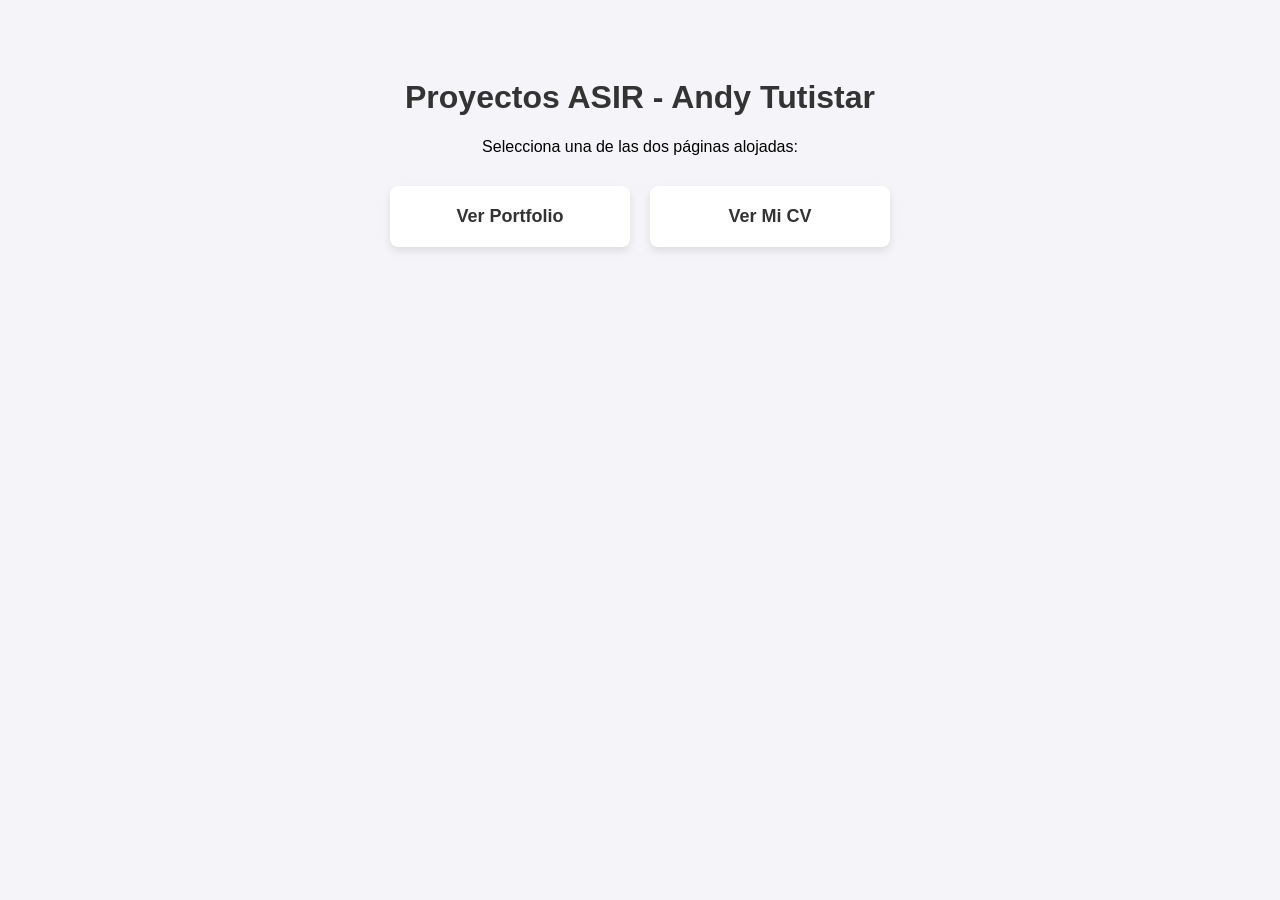
<file: index.html>
<!DOCTYPE html>
<html lang="es">
<head>
    <meta charset="UTF-8">
    <meta name="viewport" content="width=device-width, initial-scale=1.0">
    <title>Andy Tutistar - Proyectos Web</title>
    <style>
        body {
            font-family: Arial, sans-serif;
            text-align: center;
            background-color: #f4f4f9;
            padding: 50px;
        }
        h1 {
            color: #333;
        }
        .container {
            display: flex;
            justify-content: center;
            gap: 20px;
            margin-top: 30px;
        }
        .card {
            background: white;
            padding: 20px;
            border-radius: 8px;
            box-shadow: 0 4px 8px rgba(0,0,0,0.1);
            width: 200px;
            text-decoration: none;
            color: #333;
            font-weight: bold;
            font-size: 18px;
            transition: transform 0.2s;
        }
        .card:hover {
            transform: scale(1.05);
            background-color: #007bff;
            color: white;
        }
    </style>
</head>
<body>
    <h1>Proyectos ASIR - Andy Tutistar</h1>
    <p>Selecciona una de las dos páginas alojadas:</p>
    <div class="container">
        <a href="portfolio/" class="card">Ver Portfolio</a>
        <a href="CV_yo/" class="card">Ver Mi CV</a>
    </div>
</body>
</html>
</file>
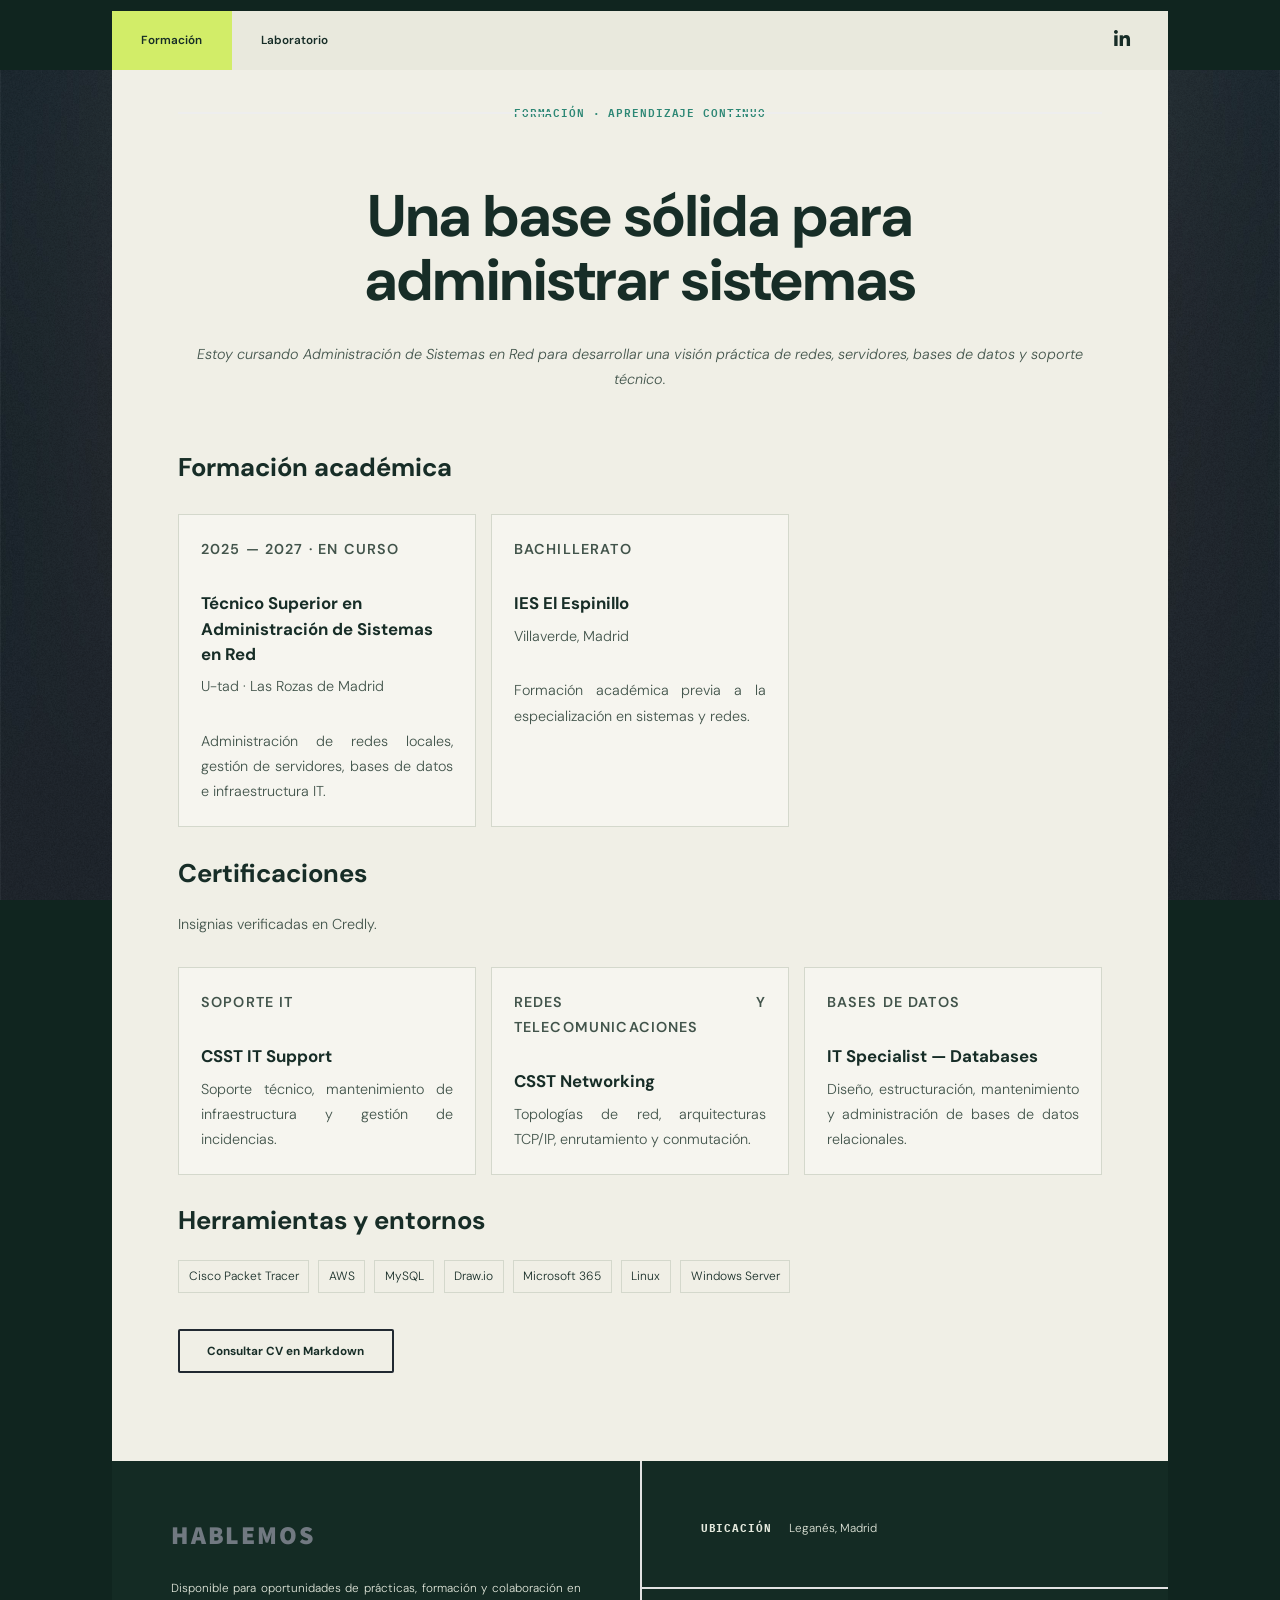
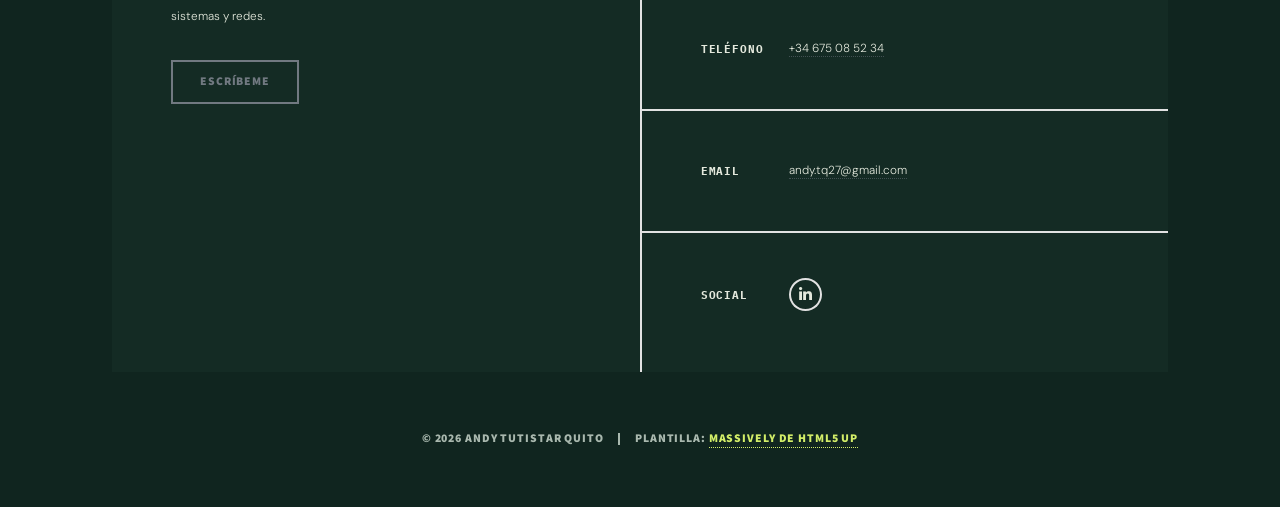
<file: portfolio/index.html>
<!DOCTYPE HTML>
<!--
	Massively by HTML5 UP
	html5up.net | @ajlkn
	Free for personal and commercial use under the CCA 3.0 license (html5up.net/license)
-->
<html>
	<head>
		<title>Formación y certificaciones | Andy Tutistar</title>
		<meta charset="utf-8" />
		<meta name="viewport" content="width=device-width, initial-scale=1, user-scalable=no" />
		<link rel="stylesheet" href="assets/css/main.css" />
		<link rel="stylesheet" href="assets/css/portfolio.css" />
		<noscript><link rel="stylesheet" href="assets/css/noscript.css" /></noscript>
	</head>
	<body class="is-preload">

		<!-- Wrapper -->
			<div id="wrapper">

				<!-- Header -->
					<header id="header">
						<span class="logo">AT <span>Sistemas &amp; redes</span></span>
					</header>

				<!-- Nav -->
					<nav id="nav">
						<ul class="links">
							<li class="active"><a href="generic.html">Formación</a></li>
							<li><a href="elements.html">Laboratorio</a></li>
						</ul>
						<ul class="icons">
							<li><a href="https://www.linkedin.com/in/andy-tutistar/" class="icon brands fa-linkedin-in"><span class="label">LinkedIn</span></a></li>
						</ul>
					</nav>

				<!-- Main -->
					<div id="main">

						<!-- Post -->
							<section class="post">
								<header class="major">
									<span class="date">FORMACIÓN · APRENDIZAJE CONTINUO</span>
									<h1>Una base sólida para<br />administrar sistemas</h1>
									<p>Estoy cursando Administración de Sistemas en Red para desarrollar una visión práctica de redes, servidores, bases de datos y soporte técnico.</p>
								</header>
								<h2>Formación académica</h2>
								<div class="portfolio-grid">
									<div class="portfolio-panel">
										<p class="portfolio-kicker">2025 — 2027 · EN CURSO</p>
										<h3>Técnico Superior en Administración de Sistemas en Red</h3>
										<p>U-tad · Las Rozas de Madrid</p>
										<p>Administración de redes locales, gestión de servidores, bases de datos e infraestructura IT.</p>
									</div>
									<div class="portfolio-panel">
										<p class="portfolio-kicker">BACHILLERATO</p>
										<h3>IES El Espinillo</h3>
										<p>Villaverde, Madrid</p>
										<p>Formación académica previa a la especialización en sistemas y redes.</p>
									</div>
								</div>

								<h2>Certificaciones</h2>
								<p>Insignias verificadas en Credly.</p>
								<div class="portfolio-grid">
									<div class="portfolio-panel">
										<p class="portfolio-kicker">SOPORTE IT</p>
										<h3>CSST IT Support</h3>
										<p>Soporte técnico, mantenimiento de infraestructura y gestión de incidencias.</p>
									</div>
									<div class="portfolio-panel">
										<p class="portfolio-kicker">REDES Y TELECOMUNICACIONES</p>
										<h3>CSST Networking</h3>
										<p>Topologías de red, arquitecturas TCP/IP, enrutamiento y conmutación.</p>
									</div>
									<div class="portfolio-panel">
										<p class="portfolio-kicker">BASES DE DATOS</p>
										<h3>IT Specialist — Databases</h3>
										<p>Diseño, estructuración, mantenimiento y administración de bases de datos relacionales.</p>
									</div>
								</div>

								<h2>Herramientas y entornos</h2>
								<p>
									<span class="portfolio-tag">Cisco Packet Tracer</span>
									<span class="portfolio-tag">AWS</span>
									<span class="portfolio-tag">MySQL</span>
									<span class="portfolio-tag">Draw.io</span>
									<span class="portfolio-tag">Microsoft 365</span>
									<span class="portfolio-tag">Linux</span>
									<span class="portfolio-tag">Windows Server</span>
								</p>
								<p><a href="cv.md" class="button">Consultar CV en Markdown</a></p>
							</section>

					</div>

				<!-- Footer -->
					<footer id="footer">
						<section>
							<h2>Hablemos</h2>
							<p>Disponible para oportunidades de prácticas, formación y colaboración en sistemas y redes.</p>
							<p><a href="mailto:andy.tq27@gmail.com" class="button">Escríbeme</a></p>
						</section>
						<section class="split contact">
							<section class="alt">
								<h3>Ubicación</h3>
								<p>Leganés, Madrid</p>
							</section>
							<section>
								<h3>Teléfono</h3>
								<p><a href="tel:+34675085234">+34 675 08 52 34</a></p>
							</section>
							<section>
								<h3>Email</h3>
								<p><a href="mailto:andy.tq27@gmail.com">andy.tq27@gmail.com</a></p>
							</section>
							<section>
								<h3>Social</h3>
								<ul class="icons alt">
									<li><a href="https://www.linkedin.com/in/andy-tutistar/" class="icon brands alt fa-linkedin-in"><span class="label">LinkedIn</span></a></li>
								</ul>
							</section>
						</section>
					</footer>

				<!-- Copyright -->
					<div id="copyright">
						<ul><li>&copy; 2026 Andy Tutistar Quito</li><li>Plantilla: <a href="https://html5up.net">Massively de HTML5 UP</a></li></ul>
					</div>

			</div>

		<!-- Scripts -->
			<script src="assets/js/jquery.min.js"></script>
			<script src="assets/js/jquery.scrollex.min.js"></script>
			<script src="assets/js/jquery.scrolly.min.js"></script>
			<script src="assets/js/browser.min.js"></script>
			<script src="assets/js/breakpoints.min.js"></script>
			<script src="assets/js/util.js"></script>
			<script src="assets/js/main.js"></script>

	</body>
</html>
</file>
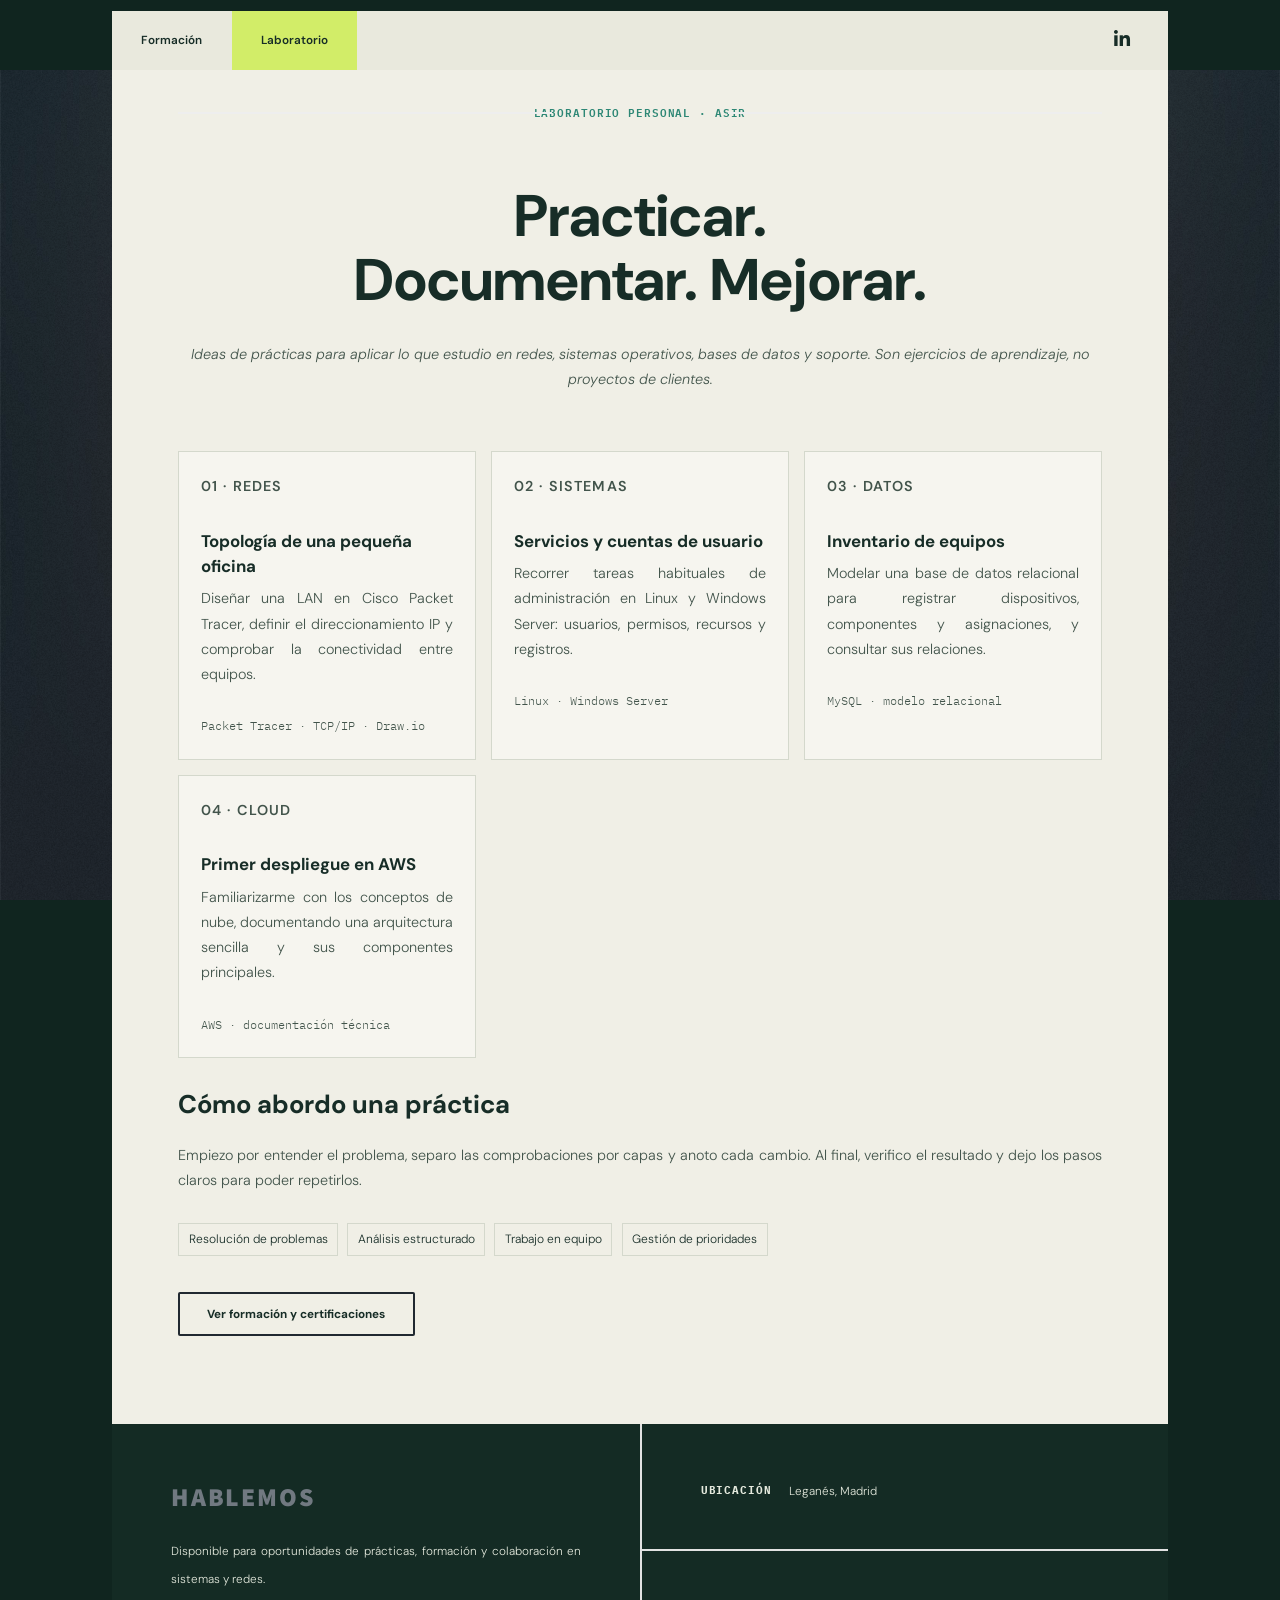
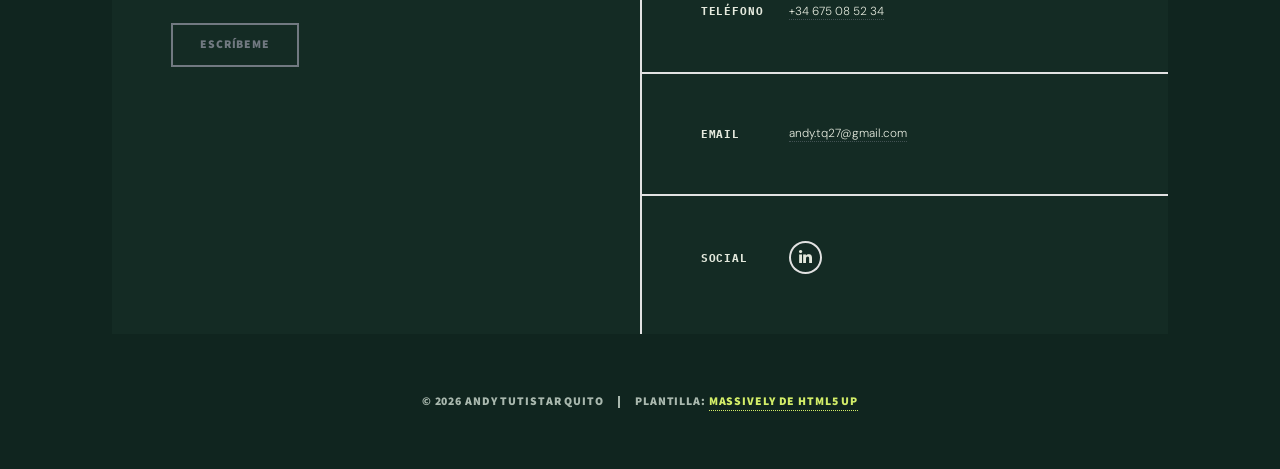
<file: portfolio/elements.html>
<!DOCTYPE HTML>
<!--
	Massively by HTML5 UP
	html5up.net | @ajlkn
	Free for personal and commercial use under the CCA 3.0 license (html5up.net/license)
-->
<html>
	<head>
		<title>Laboratorio ASIR | Andy Tutistar</title>
		<meta charset="utf-8" />
		<meta name="viewport" content="width=device-width, initial-scale=1, user-scalable=no" />
		<link rel="stylesheet" href="assets/css/main.css" />
		<link rel="stylesheet" href="assets/css/portfolio.css" />
		<noscript><link rel="stylesheet" href="assets/css/noscript.css" /></noscript>
	</head>
	<body class="is-preload">

		<!-- Wrapper -->
			<div id="wrapper">

				<!-- Header -->
					<header id="header">
						<span class="logo">AT <span>Sistemas &amp; redes</span></span>
					</header>

				<!-- Nav -->
					<nav id="nav">
						<ul class="links">
							<li><a href="index.html">Formación</a></li>
							<li class="active"><a href="elements.html">Laboratorio</a></li>
						</ul>
						<ul class="icons">
							<li><a href="https://www.linkedin.com/in/andy-tutistar/" class="icon brands fa-linkedin-in"><span class="label">LinkedIn</span></a></li>
						</ul>
					</nav>

				<!-- Main -->
					<div id="main">
						<section class="post portfolio-labs">
							<header class="major">
								<span class="date">LABORATORIO PERSONAL · ASIR</span>
								<h1>Practicar.<br />Documentar. Mejorar.</h1>
								<p>Ideas de prácticas para aplicar lo que estudio en redes, sistemas operativos, bases de datos y soporte. Son ejercicios de aprendizaje, no proyectos de clientes.</p>
							</header>

							<div class="portfolio-grid">
								<article class="portfolio-panel">
									<p class="portfolio-kicker">01 · REDES</p>
									<h3>Topología de una pequeña oficina</h3>
									<p>Diseñar una LAN en Cisco Packet Tracer, definir el direccionamiento IP y comprobar la conectividad entre equipos.</p>
									<p class="portfolio-meta">Packet Tracer · TCP/IP · Draw.io</p>
								</article>
								<article class="portfolio-panel">
									<p class="portfolio-kicker">02 · SISTEMAS</p>
									<h3>Servicios y cuentas de usuario</h3>
									<p>Recorrer tareas habituales de administración en Linux y Windows Server: usuarios, permisos, recursos y registros.</p>
									<p class="portfolio-meta">Linux · Windows Server</p>
								</article>
								<article class="portfolio-panel">
									<p class="portfolio-kicker">03 · DATOS</p>
									<h3>Inventario de equipos</h3>
									<p>Modelar una base de datos relacional para registrar dispositivos, componentes y asignaciones, y consultar sus relaciones.</p>
									<p class="portfolio-meta">MySQL · modelo relacional</p>
								</article>
								<article class="portfolio-panel">
									<p class="portfolio-kicker">04 · CLOUD</p>
									<h3>Primer despliegue en AWS</h3>
									<p>Familiarizarme con los conceptos de nube, documentando una arquitectura sencilla y sus componentes principales.</p>
									<p class="portfolio-meta">AWS · documentación técnica</p>
								</article>
							</div>

							<h2>Cómo abordo una práctica</h2>
							<p>Empiezo por entender el problema, separo las comprobaciones por capas y anoto cada cambio. Al final, verifico el resultado y dejo los pasos claros para poder repetirlos.</p>
							<p>
								<span class="portfolio-tag">Resolución de problemas</span>
								<span class="portfolio-tag">Análisis estructurado</span>
								<span class="portfolio-tag">Trabajo en equipo</span>
								<span class="portfolio-tag">Gestión de prioridades</span>
							</p>
							<p><a href="generic.html" class="button">Ver formación y certificaciones</a></p>
						</section>

						<template>

						<!-- Post -->
							<section class="post">
								<header class="major">
									<h1>Elements<br />
									Reference</h1>
								</header>

								<!-- Text stuff -->
									<h2>Text</h2>
									<p>This is <b>bold</b> and this is <strong>strong</strong>. This is <i>italic</i> and this is <em>emphasized</em>.
									This is <sup>superscript</sup> text and this is <sub>subscript</sub> text.
									This is <u>underlined</u> and this is code: <code>for (;;) { ... }</code>.
									Finally, this is a <a href="#">link</a>.</p>
									<hr />
									<h2>Heading Level 2</h2>
									<h3>Heading Level 3</h3>
									<h4>Heading Level 4</h4>
									<h5>Heading Level 5</h5>
									<h6>Heading Level 6</h6>
									<hr />
									<header>
										<h2>Heading with a Subtitle</h2>
										<p>Lorem ipsum dolor sit amet nullam id egestas urna aliquam</p>
									</header>
									<p>Nunc lacinia ante nunc ac lobortis. Interdum adipiscing gravida odio porttitor sem non mi integer non faucibus ornare mi ut ante amet placerat aliquet. Volutpat eu sed ante lacinia sapien lorem accumsan varius montes viverra nibh in adipiscing blandit tempus accumsan.</p>
									<header>
										<h3>Heading with a Subtitle</h3>
										<p>Lorem ipsum dolor sit amet nullam id egestas urna aliquam</p>
									</header>
									<p>Nunc lacinia ante nunc ac lobortis. Interdum adipiscing gravida odio porttitor sem non mi integer non faucibus ornare mi ut ante amet placerat aliquet. Volutpat eu sed ante lacinia sapien lorem accumsan varius montes viverra nibh in adipiscing blandit tempus accumsan.</p>
									<header>
										<h4>Heading with a Subtitle</h4>
										<p>Lorem ipsum dolor sit amet nullam id egestas urna aliquam</p>
									</header>
									<p>Nunc lacinia ante nunc ac lobortis. Interdum adipiscing gravida odio porttitor sem non mi integer non faucibus ornare mi ut ante amet placerat aliquet. Volutpat eu sed ante lacinia sapien lorem accumsan varius montes viverra nibh in adipiscing blandit tempus accumsan.</p>

									<hr />

								<!-- Lists -->
									<h2>Lists</h2>
									<div class="row">
										<div class="col-6 col-12-small">

											<h3>Unordered</h3>
											<ul>
												<li>Dolor pulvinar etiam.</li>
												<li>Sagittis lorem eleifend.</li>
												<li>Felis feugiat dolore viverra.</li>
												<li>Dolor pulvinar etiam.</li>
											</ul>

											<h3>Alternate</h3>
											<ul class="alt">
												<li>Dolor pulvinar etiam etiam.</li>
												<li>Sagittis adipiscing eleifend.</li>
												<li>Felis enim dolore viverra.</li>
												<li>Dolor pulvinar etiam etiam.</li>
											</ul>

										</div>
										<div class="col-6 col-12-small">

											<h3>Ordered</h3>
											<ol>
												<li>Dolor pulvinar etiam.</li>
												<li>Etiam vel felis at viverra.</li>
												<li>Felis enim feugiat magna.</li>
												<li>Etiam vel felis nullam.</li>
												<li>Felis enim et tempus.</li>
											</ol>

											<h3>Icons</h3>
											<ul class="icons">
												<li><a href="#" class="icon brands fa-twitter"><span class="label">Twitter</span></a></li>
												<li><a href="#" class="icon brands fa-facebook-f"><span class="label">Facebook</span></a></li>
												<li><a href="#" class="icon brands fa-instagram"><span class="label">Instagram</span></a></li>
												<li><a href="#" class="icon brands fa-github"><span class="label">Github</span></a></li>
												<li><a href="#" class="icon brands fa-dribbble"><span class="label">Dribbble</span></a></li>
											</ul>
											<ul class="icons alt">
												<li><a href="#" class="icon brands alt fa-twitter"><span class="label">Twitter</span></a></li>
												<li><a href="#" class="icon brands alt fa-facebook-f"><span class="label">Facebook</span></a></li>
												<li><a href="#" class="icon brands alt fa-instagram"><span class="label">Instagram</span></a></li>
												<li><a href="#" class="icon brands alt fa-github"><span class="label">Github</span></a></li>
												<li><a href="#" class="icon brands alt fa-dribbble"><span class="label">Dribbble</span></a></li>
											</ul>

										</div>
									</div>
									<h3>Definition</h3>
									<dl>
										<dt>Item 1</dt>
										<dd>
											<p>Lorem ipsum dolor vestibulum ante ipsum primis in faucibus vestibulum. Blandit adipiscing eu felis iaculis volutpat ac adipiscing accumsan eu faucibus. Integer ac pellentesque praesent.</p>
										</dd>
										<dt>Item 2</dt>
										<dd>
											<p>Lorem ipsum dolor vestibulum ante ipsum primis in faucibus vestibulum. Blandit adipiscing eu felis iaculis volutpat ac adipiscing accumsan eu faucibus. Integer ac pellentesque praesent.</p>
										</dd>
										<dt>Item 3</dt>
										<dd>
											<p>Lorem ipsum dolor vestibulum ante ipsum primis in faucibus vestibulum. Blandit adipiscing eu felis iaculis volutpat ac adipiscing accumsan eu faucibus. Integer ac pellentesque praesent.</p>
										</dd>
									</dl>

									<h3>Actions</h3>
									<ul class="actions">
										<li><a href="#" class="button primary">Primary</a></li>
										<li><a href="#" class="button">Default</a></li>
									</ul>
									<ul class="actions small">
										<li><a href="#" class="button primary small">Small</a></li>
										<li><a href="#" class="button small">Small</a></li>
									</ul>
									<div class="row">
										<div class="col-6 col-12-small">
											<ul class="actions stacked">
												<li><a href="#" class="button primary">Default</a></li>
												<li><a href="#" class="button">Default</a></li>
											</ul>
										</div>
										<div class="col-6 col-12-small">
											<ul class="actions stacked">
												<li><a href="#" class="button primary small">Small</a></li>
												<li><a href="#" class="button small">Small</a></li>
											</ul>
										</div>
									</div>
									<div class="row">
										<div class="col-6 col-12-small">
											<ul class="actions stacked">
												<li><a href="#" class="button primary fit">Default</a></li>
												<li><a href="#" class="button fit">Default</a></li>
											</ul>
										</div>
										<div class="col-6 col-12-small">
											<ul class="actions stacked">
												<li><a href="#" class="button primary small fit">Small</a></li>
												<li><a href="#" class="button small fit">Small</a></li>
											</ul>
										</div>
									</div>

									<hr />

								<!-- Blockquote -->
									<h2>Blockquote</h2>
									<blockquote>Fringilla nisl. Donec accumsan interdum nisi, quis tincidunt felis sagittis eget tempus euismod. Vestibulum ante ipsum primis in faucibus vestibulum. Blandit adipiscing eu felis iaculis volutpat ac adipiscing accumsan faucibus. Vestibulum ante ipsum primis in faucibus vestibulum. Blandit adipiscing eu felis.</blockquote>

									<hr />

								<!-- Table -->
									<h2>Table</h2>

									<h3>Default</h3>
									<div class="table-wrapper">
										<table>
											<thead>
												<tr>
													<th>Name</th>
													<th>Description</th>
													<th>Price</th>
												</tr>
											</thead>
											<tbody>
												<tr>
													<td>Item 1</td>
													<td>Ante turpis integer aliquet porttitor.</td>
													<td>29.99</td>
												</tr>
												<tr>
													<td>Item 2</td>
													<td>Vis ac commodo adipiscing arcu aliquet.</td>
													<td>19.99</td>
												</tr>
												<tr>
													<td>Item 3</td>
													<td> Morbi faucibus arcu accumsan lorem.</td>
													<td>29.99</td>
												</tr>
												<tr>
													<td>Item 4</td>
													<td>Vitae integer tempus condimentum.</td>
													<td>19.99</td>
												</tr>
												<tr>
													<td>Item 5</td>
													<td>Ante turpis integer aliquet porttitor.</td>
													<td>29.99</td>
												</tr>
											</tbody>
											<tfoot>
												<tr>
													<td colspan="2"></td>
													<td>100.00</td>
												</tr>
											</tfoot>
										</table>
									</div>

									<h3>Alternate</h3>
									<div class="table-wrapper">
										<table class="alt">
											<thead>
												<tr>
													<th>Name</th>
													<th>Description</th>
													<th>Price</th>
												</tr>
											</thead>
											<tbody>
												<tr>
													<td>Item 1</td>
													<td>Ante turpis integer aliquet porttitor.</td>
													<td>29.99</td>
												</tr>
												<tr>
													<td>Item 2</td>
													<td>Vis ac commodo adipiscing arcu aliquet.</td>
													<td>19.99</td>
												</tr>
												<tr>
													<td>Item 3</td>
													<td> Morbi faucibus arcu accumsan lorem.</td>
													<td>29.99</td>
												</tr>
												<tr>
													<td>Item 4</td>
													<td>Vitae integer tempus condimentum.</td>
													<td>19.99</td>
												</tr>
												<tr>
													<td>Item 5</td>
													<td>Ante turpis integer aliquet porttitor.</td>
													<td>29.99</td>
												</tr>
											</tbody>
											<tfoot>
												<tr>
													<td colspan="2"></td>
													<td>100.00</td>
												</tr>
											</tfoot>
										</table>
									</div>

									<hr />

								<!-- Buttons -->
									<h2>Buttons</h2>
									<ul class="actions">
										<li><a href="#" class="button primary">Primary</a></li>
										<li><a href="#" class="button">Default</a></li>
									</ul>
									<ul class="actions">
										<li><a href="#" class="button primary large">Large</a></li>
										<li><a href="#" class="button">Default</a></li>
										<li><a href="#" class="button small">Small</a></li>
									</ul>
									<ul class="actions fit">
										<li><a href="#" class="button primary fit">Fit</a></li>
										<li><a href="#" class="button fit">Fit</a></li>
									</ul>
									<ul class="actions fit small">
										<li><a href="#" class="button primary fit small">Fit + Small</a></li>
										<li><a href="#" class="button fit small">Fit + Small</a></li>
									</ul>
									<ul class="actions">
										<li><a href="#" class="button primary icon solid fa-search">Icon</a></li>
										<li><a href="#" class="button icon solid fa-download">Icon</a></li>
									</ul>
									<ul class="actions">
										<li><span class="button primary disabled">Primary</span></li>
										<li><span class="button disabled">Default</span></li>
									</ul>

									<hr />

								<!-- Form -->
									<h2>Form</h2>

									<form method="post" action="#">
										<div class="row gtr-uniform">
											<div class="col-6 col-12-xsmall">
												<input type="text" name="demo-name" id="demo-name" value="" placeholder="Name" />
											</div>
											<div class="col-6 col-12-xsmall">
												<input type="email" name="demo-email" id="demo-email" value="" placeholder="Email" />
											</div>
											<!-- Break -->
											<div class="col-12">
												<select name="demo-category" id="demo-category">
													<option value="">- Category -</option>
													<option value="1">Manufacturing</option>
													<option value="1">Shipping</option>
													<option value="1">Administration</option>
													<option value="1">Human Resources</option>
												</select>
											</div>
											<!-- Break -->
											<div class="col-4 col-12-small">
												<input type="radio" id="demo-priority-low" name="demo-priority" checked>
												<label for="demo-priority-low">Low</label>
											</div>
											<div class="col-4 col-12-small">
												<input type="radio" id="demo-priority-normal" name="demo-priority">
												<label for="demo-priority-normal">Normal</label>
											</div>
											<div class="col-4 col-12-small">
												<input type="radio" id="demo-priority-high" name="demo-priority">
												<label for="demo-priority-high">High</label>
											</div>
											<!-- Break -->
											<div class="col-6 col-12-small">
												<input type="checkbox" id="demo-copy" name="demo-copy">
												<label for="demo-copy">Email me a copy</label>
											</div>
											<div class="col-6 col-12-small">
												<input type="checkbox" id="demo-human" name="demo-human" checked>
												<label for="demo-human">I am a human</label>
											</div>
											<!-- Break -->
											<div class="col-12">
												<textarea name="demo-message" id="demo-message" placeholder="Enter your message" rows="6"></textarea>
											</div>
											<!-- Break -->
											<div class="col-12">
												<ul class="actions">
													<li><input type="submit" value="Send Message" class="primary" /></li>
													<li><input type="reset" value="Reset" /></li>
												</ul>
											</div>
										</div>
									</form>

									<hr />

								<!-- Image -->
									<h2>Image</h2>

									<h3>Fit</h3>
									<span class="image fit"><img src="images/pic01.jpg" alt="" /></span>
									<div class="box alt">
										<div class="row gtr-50 gtr-uniform">
											<div class="col-4"><span class="image fit"><img src="images/pic02.jpg" alt="" /></span></div>
											<div class="col-4"><span class="image fit"><img src="images/pic03.jpg" alt="" /></span></div>
											<div class="col-4"><span class="image fit"><img src="images/pic04.jpg" alt="" /></span></div>
											<!-- Break -->
											<div class="col-4"><span class="image fit"><img src="images/pic04.jpg" alt="" /></span></div>
											<div class="col-4"><span class="image fit"><img src="images/pic02.jpg" alt="" /></span></div>
											<div class="col-4"><span class="image fit"><img src="images/pic03.jpg" alt="" /></span></div>
											<!-- Break -->
											<div class="col-4"><span class="image fit"><img src="images/pic03.jpg" alt="" /></span></div>
											<div class="col-4"><span class="image fit"><img src="images/pic04.jpg" alt="" /></span></div>
											<div class="col-4"><span class="image fit"><img src="images/pic02.jpg" alt="" /></span></div>
										</div>
									</div>

									<h3>Left &amp; Right</h3>
									<p><span class="image left"><img src="images/pic08.jpg" alt="" /></span>Lorem ipsum dolor sit accumsan interdum nisi, quis tincidunt felis sagittis eget. tempus euismod. Vestibulum ante ipsum primis in faucibus vestibulum. Blandit adipiscing eu felis iaculis volutpat ac adipiscing accumsan eu faucibus. Integer ac pellentesque praesent tincidunt felis sagittis eget. tempus euismod. Vestibulum ante ipsum primis sagittis eget. tempus euismod. Vestibulum ante ipsum primis in faucibus vestibulum. Blandit adipiscing eu felis iaculis volutpat ac adipiscing accumsan eu faucibus. Integer ac pellentesque praesent tincidunt felis sagittis eget. tempus euismod. Vestibulum ante ipsum primis in faucibus vestibulum. Blandit adipiscing eu felis iaculis volutpat ac adipiscing accumsan eu faucibus. Integer ac pellentesque praesent. Vestibulum ante ipsum primis in faucibus magna blandit adipiscing eu felis iaculis.</p>
									<p><span class="image right"><img src="images/pic09.jpg" alt="" /></span>Lorem ipsum dolor sit accumsan interdum nisi, quis tincidunt felis sagittis eget. tempus euismod. Vestibulum ante ipsum primis in faucibus vestibulum. Blandit adipiscing eu felis iaculis volutpat ac adipiscing accumsan eu faucibus. Integer ac pellentesque praesent tincidunt felis sagittis eget. tempus euismod. Vestibulum ante ipsum primis sagittis eget. tempus euismod. Vestibulum ante ipsum primis in faucibus vestibulum. Blandit adipiscing eu felis iaculis volutpat ac adipiscing accumsan eu faucibus. Integer ac pellentesque praesent tincidunt felis sagittis eget. tempus euismod. Vestibulum ante ipsum primis in faucibus vestibulum. Blandit adipiscing eu felis iaculis volutpat ac adipiscing accumsan eu faucibus. Integer ac pellentesque praesent. Vestibulum ante ipsum primis in faucibus magna blandit adipiscing eu felis iaculis.</p>

									<hr />

								<!-- Box -->
									<h2>Box</h2>
									<div class="box">
										<p>Felis sagittis eget tempus primis in faucibus vestibulum. Blandit adipiscing eu felis iaculis volutpat ac adipiscing accumsan eu faucibus. Integer ac pellentesque praesent tincidunt felis sagittis eget. tempus euismod. Magna sed etiam ante ipsum primis in faucibus vestibulum. Blandit adipiscing eu ipsum primis in faucibus vestibulum. Blandit adipiscing eu felis iaculis volutpat ac adipiscing accumsan eu faucibus lorem ipsum dolor sit amet nullam. Integer ac pellentesque praesent tincidunt felis sagittis eget. tempus euismod. Vestibulum ante ipsum primis sagittis eget. tempus euismod. Vestibulum ante ipsum primis in faucibus vestibulum. Blandit adipiscing eu felis iaculis volutpat ac adipiscing accumsan eu faucibus. Integer ac pellentesque praesent tincidunt felis sagittis eget. tempus euismod. Vestibulum ante ipsum primis in faucibus vestibulum. Blandit adipiscing eu felis iaculis volutpat ac adipiscing accumsan eu faucibus. Integer ac pellentesque praesent. Vestibulum ante ipsum primis in faucibus magna blandit adipiscing eu felis iaculis volutpat lorem ipsum dolor.</p>
									</div>

									<hr />

								<!-- Preformatted Code -->
									<h2>Preformatted</h2>
									<pre><code>i = 0;

while (!deck.isInOrder()) {
    print 'Iteration ' + i;
    deck.shuffle();
    i++;
}

print 'It took ' + i + ' iterations to sort the deck.';
</code></pre>

							</section>
						</template>

					</div>

				<!-- Footer -->
					<footer id="footer">
						<section>
							<h2>Hablemos</h2>
							<p>Disponible para oportunidades de prácticas, formación y colaboración en sistemas y redes.</p>
							<p><a href="mailto:andy.tq27@gmail.com" class="button">Escríbeme</a></p>
						</section>
						<section class="split contact">
							<section class="alt">
								<h3>Ubicación</h3>
								<p>Leganés, Madrid</p>
							</section>
							<section>
								<h3>Teléfono</h3>
								<p><a href="tel:+34675085234">+34 675 08 52 34</a></p>
							</section>
							<section>
								<h3>Email</h3>
								<p><a href="mailto:andy.tq27@gmail.com">andy.tq27@gmail.com</a></p>
							</section>
							<section>
								<h3>Social</h3>
								<ul class="icons alt">
									<li><a href="https://www.linkedin.com/in/andy-tutistar/" class="icon brands alt fa-linkedin-in"><span class="label">LinkedIn</span></a></li>
								</ul>
							</section>
						</section>
					</footer>

				<!-- Copyright -->
					<div id="copyright">
						<ul><li>&copy; 2026 Andy Tutistar Quito</li><li>Plantilla: <a href="https://html5up.net">Massively de HTML5 UP</a></li></ul>
					</div>

			</div>

		<!-- Scripts -->
			<script src="assets/js/jquery.min.js"></script>
			<script src="assets/js/jquery.scrollex.min.js"></script>
			<script src="assets/js/jquery.scrolly.min.js"></script>
			<script src="assets/js/browser.min.js"></script>
			<script src="assets/js/breakpoints.min.js"></script>
			<script src="assets/js/util.js"></script>
			<script src="assets/js/main.js"></script>

	</body>
</html>
</file>
<file: portfolio/assets/css/portfolio.css>
@import url('https://fonts.googleapis.com/css2?family=DM+Sans:wght@400;500;600;700&family=IBM+Plex+Mono:wght@400;500;600&display=swap');

:root {
	--ink: #172d27;
	--forest: #10251f;
	--paper: #f0efe6;
	--paper-deep: #e6e5d9;
	--muted: #718078;
	--line: #d4d8cc;
	--lime: #d2ed68;
	--orange: #e17b4b;
	--teal: #2d8775;
}

html {
	scroll-behavior: smooth;
}

body,
input,
select,
textarea,
button {
	font-family: 'DM Sans', sans-serif;
}

body {
	background-color: var(--forest);
	background-image: linear-gradient(rgba(16, 37, 31, 0.9), rgba(16, 37, 31, 0.94)), url('../../images/bg.jpg');
	background-size: cover;
	background-position: center;
	background-attachment: fixed;
	color: var(--ink);
}

body:before {
	background: linear-gradient(135deg, rgba(210, 237, 104, 0.08), transparent 45%);
}

#wrapper {
	background: transparent;
	box-shadow: none;
}

#intro {
	min-height: min(82vh, 760px);
	padding: 7rem 2rem 5rem;
	background: transparent;
	opacity: 1;
	transform: none;
	transition: none;
}

body.is-preload #intro,
#intro.hidden {
	opacity: 1;
	transform: none;
	visibility: visible;
}

#intro h1 {
	font-family: 'DM Sans', sans-serif;
	font-size: clamp(3.4rem, 8vw, 7rem);
	font-weight: 700;
	line-height: 0.98;
	letter-spacing: 0;
	text-transform: none;
}

#intro p {
	max-width: 42rem;
	color: #d2ddd4;
	font-size: 1.1rem;
	font-weight: 400;
	line-height: 1.7;
	letter-spacing: 0;
}

#intro .actions a {
	border-color: var(--lime);
	color: var(--lime) !important;
}

#header {
	border: 0;
	background: var(--forest);
	height: auto;
	min-height: 4.5rem;
	padding: 0.75rem 1.5rem;
	justify-content: center;
	pointer-events: auto;
	user-select: auto;
}

#intro + #header {
	margin-top: 0;
}

#intro + #header .logo {
	transform: none;
	opacity: 1;
	visibility: visible;
}

#header .logo {
	border: 0;
	color: var(--paper) !important;
	transform: none;
	opacity: 1;
	visibility: visible;
	font-family: 'DM Sans', sans-serif;
	font-size: 1.25rem;
	font-weight: 700;
	letter-spacing: 0;
	text-transform: none;
}

#header .logo span {
	color: var(--lime);
	font-weight: 500;
}

#nav {
	background: #e9e9dd;
	color: var(--ink);
}

#nav ul.links li a {
	color: var(--ink);
	font-family: 'DM Sans', sans-serif;
	font-weight: 600;
	letter-spacing: 0;
	text-transform: none;
}

#nav ul.links li.active a,
#nav ul.links li a:hover {
	background: var(--lime);
	color: var(--ink) !important;
}

#nav ul.icons a {
	color: var(--ink);
}

#main {
	background: var(--paper);
	color: var(--ink);
}

#main h1,
#main h2,
#main h3,
#main h4 {
	color: var(--ink);
	font-family: 'DM Sans', sans-serif;
	font-weight: 700;
	letter-spacing: 0;
	text-transform: none;
}

#main p,
#main li,
#main dd {
	color: #42544b;
	font-family: 'DM Sans', sans-serif;
	font-size: 0.98rem;
	line-height: 1.75;
}

#main a {
	color: var(--teal);
}

#main .post {
	padding: 4rem 4.5rem;
}

#main .post.featured {
	padding-top: 5rem;
	padding-bottom: 5rem;
	background: var(--paper-deep);
	text-align: left;
}

#main .post.featured .date,
#main .post .date {
	color: var(--teal);
	font-family: 'IBM Plex Mono', monospace;
	font-size: 0.75rem;
	font-weight: 600;
	letter-spacing: 0.08em;
}

#main .post.featured h2 {
	max-width: 52rem;
	font-size: clamp(2.2rem, 5vw, 4.3rem);
	line-height: 1.05;
}

#main .post.featured h2 a {
	border: 0;
	color: var(--ink);
}

#main .post.featured p {
	max-width: 48rem;
	font-size: 1.08rem;
}

#main .image.main,
#main .posts .image.fit {
	display: none;
}

#main .posts {
	padding: 3rem 4.5rem 4rem;
	gap: 0;
}

#main .posts article {
	padding: 2rem 1.6rem;
	border-top: 1px solid var(--line);
}

#main .posts article h2 {
	font-size: 1.55rem;
	line-height: 1.2;
}

#main .posts article h2 a {
	border: 0;
	color: var(--ink);
}

#main .posts article p {
	min-height: 5.4rem;
}

#main .button,
#footer input[type="submit"] {
	border-color: var(--ink) !important;
	border-radius: 2px;
	color: var(--ink) !important;
	font-family: 'DM Sans', sans-serif;
	font-weight: 700;
	letter-spacing: 0;
	text-transform: none;
}

#main .button:hover,
#footer input[type="submit"]:hover {
	border-color: var(--teal) !important;
	color: var(--teal) !important;
}

#main .button.primary {
	border-color: var(--teal) !important;
	background: var(--teal);
	color: var(--paper) !important;
}

#main .pagination {
	display: none;
}

#footer {
	background: #142b24;
	color: #e4e9dd;
}

#footer h3,
#footer label,
#footer p,
#footer a {
	color: #e4e9dd;
}

#footer h3 {
	font-family: 'IBM Plex Mono', monospace;
	font-size: 0.75rem;
	letter-spacing: 0.08em;
	text-transform: uppercase;
}

#copyright {
	background: var(--forest);
	color: #a9b8ae;
}

#copyright a {
	color: var(--lime);
}

.portfolio-kicker {
	color: var(--teal);
	font-family: 'IBM Plex Mono', monospace;
	font-size: 0.76rem;
	font-weight: 600;
	letter-spacing: 0.08em;
	text-transform: uppercase;
}

.portfolio-grid {
	display: grid;
	grid-template-columns: repeat(3, minmax(0, 1fr));
	gap: 1rem;
	margin: 2rem 0;
}

.portfolio-panel {
	padding: 1.5rem;
	border: 1px solid var(--line);
	background: rgba(255, 255, 255, 0.35);
}

.portfolio-panel h3 {
	margin: 0 0 0.5rem;
	font-size: 1.15rem;
}

.portfolio-panel p:last-child {
	margin-bottom: 0;
}

.portfolio-tag {
	display: inline-block;
	margin: 0 0.35rem 0.45rem 0;
	padding: 0.35rem 0.65rem;
	border: 1px solid var(--line);
	color: var(--ink);
	font-size: 0.82rem;
}

.portfolio-meta {
	font-family: 'IBM Plex Mono', monospace !important;
	font-size: 0.8rem !important;
}

#navPanel {
	background: var(--forest);
}

@media screen and (max-width: 736px) {
	#intro {
		min-height: 76vh;
		padding: 5rem 1.5rem 4rem;
	}

	#intro + #header {
		margin-top: 0;
	}

	#intro h1 {
		font-size: 3.4rem;
	}

	#main .post,
	#main .post.featured {
		padding: 3rem 1.5rem;
	}

	#main .posts {
		padding: 1.5rem;
	}

	#main .posts article {
		padding: 1.75rem 0;
	}

	.portfolio-grid {
		grid-template-columns: 1fr;
	}
}
</file>
<file: portfolio/assets/css/main.css>
@import url(fontawesome-all.min.css);
@import url("https://fonts.googleapis.com/css?family=Merriweather:300,700,300italic,700italic|Source+Sans+Pro:900");

/*
	Massively by HTML5 UP
	html5up.net | @ajlkn
	Free for personal and commercial use under the CCA 3.0 license (html5up.net/license)
*/

html, body, div, span, applet, object,
iframe, h1, h2, h3, h4, h5, h6, p, blockquote,
pre, a, abbr, acronym, address, big, cite,
code, del, dfn, em, img, ins, kbd, q, s, samp,
small, strike, strong, sub, sup, tt, var, b,
u, i, center, dl, dt, dd, ol, ul, li, fieldset,
form, label, legend, table, caption, tbody,
tfoot, thead, tr, th, td, article, aside,
canvas, details, embed, figure, figcaption,
footer, header, hgroup, menu, nav, output, ruby,
section, summary, time, mark, audio, video {
	margin: 0;
	padding: 0;
	border: 0;
	font-size: 100%;
	font: inherit;
	vertical-align: baseline;}

article, aside, details, figcaption, figure,
footer, header, hgroup, menu, nav, section {
	display: block;}

body {
	line-height: 1;
}

ol, ul {
	list-style: none;
}

blockquote, q {
	quotes: none;
}

	blockquote:before, blockquote:after, q:before, q:after {
		content: '';
		content: none;
	}

table {
	border-collapse: collapse;
	border-spacing: 0;
}

body {
	-webkit-text-size-adjust: none;
}

mark {
	background-color: transparent;
	color: inherit;
}

input::-moz-focus-inner {
	border: 0;
	padding: 0;
}

input, select, textarea {
	-moz-appearance: none;
	-webkit-appearance: none;
	-ms-appearance: none;
	appearance: none;
}

/* Basic */

	@-ms-viewport {
		width: device-width;
	}

	body {
		-ms-overflow-style: scrollbar;
	}

	@media screen and (max-width: 480px) {

		html, body {
			min-width: 320px;
		}

	}

	html {
		box-sizing: border-box;
	}

	*, *:before, *:after {
		box-sizing: inherit;
	}

	body {
		background-color: #1e252d;
	}

		body.is-preload *, body.is-preload *:before, body.is-preload *:after {
			-moz-animation: none !important;
			-webkit-animation: none !important;
			-ms-animation: none !important;
			animation: none !important;
			-moz-transition: none !important;
			-webkit-transition: none !important;
			-ms-transition: none !important;
			transition: none !important;
		}

/* Type */

	html {
		font-size: 16pt;
	}

		@media screen and (max-width: 1680px) {

			html {
				font-size: 12pt;
			}

		}

		@media screen and (max-width: 1280px) {

			html {
				font-size: 11pt;
			}

		}

		@media screen and (max-width: 360px) {

			html {
				font-size: 10pt;
			}

		}

	body {
		color: #212931;
	}

	body, input, select, textarea {
		font-family: "Merriweather", Georgia, serif;
		font-weight: 300;
		font-size: 1rem;
		line-height: 2.375;
	}

	a {
		-moz-transition: color 0.2s ease-in-out, background-color 0.2s ease-in-out, border-color 0.2s ease-in-out, box-shadow 0.2s ease-in-out;
		-webkit-transition: color 0.2s ease-in-out, background-color 0.2s ease-in-out, border-color 0.2s ease-in-out, box-shadow 0.2s ease-in-out;
		-ms-transition: color 0.2s ease-in-out, background-color 0.2s ease-in-out, border-color 0.2s ease-in-out, box-shadow 0.2s ease-in-out;
		transition: color 0.2s ease-in-out, background-color 0.2s ease-in-out, border-color 0.2s ease-in-out, box-shadow 0.2s ease-in-out;
		border-bottom: dotted 1px;
		text-decoration: none;
	}

		a:hover {
			border-bottom-color: transparent;
		}

	strong, b {
		font-weight: 600;
	}

	em, i {
		font-style: italic;
	}

	p {
		text-align: justify;
		margin: 0 0 2rem 0;
	}

	h1, h2, h3, h4, h5, h6 {
		font-family: "Source Sans Pro", Helvetica, sans-serif;
		font-weight: 900;
		line-height: 1.5;
		letter-spacing: 0.075em;
		text-transform: uppercase;
		margin: 0 0 1rem 0;
	}

		h1 a, h2 a, h3 a, h4 a, h5 a, h6 a {
			border-bottom: 0;
			color: inherit;
			text-decoration: none;
		}

	h1 {
		font-size: 4rem;
		line-height: 1.1;
		margin: 0 0 2rem 0;
	}

	h2 {
		font-size: 1.75rem;
		line-height: 1.3;
		margin: 0 0 1.5rem 0;
	}

	h3 {
		font-size: 1.25rem;
		margin: 0 0 1.5rem 0;
	}

	h4 {
		font-size: 1rem;
	}

	h5 {
		font-size: 0.9rem;
	}

	h6 {
		font-size: 0.8rem;
	}

	sub {
		font-size: 0.8rem;
		position: relative;
		top: 0.5rem;
	}

	sup {
		font-size: 0.8rem;
		position: relative;
		top: -0.5rem;
	}

	blockquote {
		border-left: solid 4px;
		font-style: italic;
		margin: 0 0 2rem 0;
		padding: 0.5rem 0 0.5rem 2rem;
	}

	code {
		border: solid 2px;
		font-family: "Courier New", monospace;
		font-size: 0.9rem;
		margin: 0 0.25rem;
		padding: 0.25rem 0.65rem;
	}

	pre {
		-webkit-overflow-scrolling: touch;
		font-family: "Courier New", monospace;
		font-size: 0.9rem;
		margin: 0 0 2rem 0;
	}

		pre code {
			display: block;
			line-height: 1.75;
			padding: 1rem 1.5rem;
			overflow-x: auto;
		}

	hr {
		border: 0;
		border-bottom: solid 2px;
		margin: 3rem 0;
	}

		hr.major {
			margin: 5rem 0;
		}

	.align-left {
		text-align: left;
	}

	.align-center {
		text-align: center;
	}

	.align-right {
		text-align: right;
	}

	input, select, textarea {
		color: #212931;
	}

	a {
		color: #212931;
		border-bottom-color: rgba(33, 41, 49, 0.5);
	}

		a:hover {
			border-bottom-color: transparent;
			color: #18bfef !important;
		}

	strong, b {
		color: #212931;
	}

	h1, h2, h3, h4, h5, h6 {
		color: #212931;
	}

	blockquote {
		border-left-color: #eeeeee;
	}

	code {
		background: rgba(220, 220, 220, 0.25);
		border-color: #eeeeee;
	}

	hr {
		border-bottom-color: #eeeeee;
	}

/* Row */

	.row {
		display: flex;
		flex-wrap: wrap;
		box-sizing: border-box;
		align-items: stretch;
	}

		.row > * {
			box-sizing: border-box;
		}

		.row.gtr-uniform > * > :last-child {
			margin-bottom: 0;
		}

		.row.aln-left {
			justify-content: flex-start;
		}

		.row.aln-center {
			justify-content: center;
		}

		.row.aln-right {
			justify-content: flex-end;
		}

		.row.aln-top {
			align-items: flex-start;
		}

		.row.aln-middle {
			align-items: center;
		}

		.row.aln-bottom {
			align-items: flex-end;
		}

		.row > .imp {
			order: -1;
		}

		.row > .col-1 {
			width: 8.33333%;
		}

		.row > .off-1 {
			margin-left: 8.33333%;
		}

		.row > .col-2 {
			width: 16.66667%;
		}

		.row > .off-2 {
			margin-left: 16.66667%;
		}

		.row > .col-3 {
			width: 25%;
		}

		.row > .off-3 {
			margin-left: 25%;
		}

		.row > .col-4 {
			width: 33.33333%;
		}

		.row > .off-4 {
			margin-left: 33.33333%;
		}

		.row > .col-5 {
			width: 41.66667%;
		}

		.row > .off-5 {
			margin-left: 41.66667%;
		}

		.row > .col-6 {
			width: 50%;
		}

		.row > .off-6 {
			margin-left: 50%;
		}

		.row > .col-7 {
			width: 58.33333%;
		}

		.row > .off-7 {
			margin-left: 58.33333%;
		}

		.row > .col-8 {
			width: 66.66667%;
		}

		.row > .off-8 {
			margin-left: 66.66667%;
		}

		.row > .col-9 {
			width: 75%;
		}

		.row > .off-9 {
			margin-left: 75%;
		}

		.row > .col-10 {
			width: 83.33333%;
		}

		.row > .off-10 {
			margin-left: 83.33333%;
		}

		.row > .col-11 {
			width: 91.66667%;
		}

		.row > .off-11 {
			margin-left: 91.66667%;
		}

		.row > .col-12 {
			width: 100%;
		}

		.row > .off-12 {
			margin-left: 100%;
		}

		.row.gtr-0 {
			margin-top: 0;
			margin-left: 0rem;
		}

			.row.gtr-0 > * {
				padding: 0 0 0 0rem;
			}

			.row.gtr-0.gtr-uniform {
				margin-top: 0rem;
			}

				.row.gtr-0.gtr-uniform > * {
					padding-top: 0rem;
				}

		.row.gtr-25 {
			margin-top: 0;
			margin-left: -0.375rem;
		}

			.row.gtr-25 > * {
				padding: 0 0 0 0.375rem;
			}

			.row.gtr-25.gtr-uniform {
				margin-top: -0.375rem;
			}

				.row.gtr-25.gtr-uniform > * {
					padding-top: 0.375rem;
				}

		.row.gtr-50 {
			margin-top: 0;
			margin-left: -0.75rem;
		}

			.row.gtr-50 > * {
				padding: 0 0 0 0.75rem;
			}

			.row.gtr-50.gtr-uniform {
				margin-top: -0.75rem;
			}

				.row.gtr-50.gtr-uniform > * {
					padding-top: 0.75rem;
				}

		.row {
			margin-top: 0;
			margin-left: -1.5rem;
		}

			.row > * {
				padding: 0 0 0 1.5rem;
			}

			.row.gtr-uniform {
				margin-top: -1.5rem;
			}

				.row.gtr-uniform > * {
					padding-top: 1.5rem;
				}

		.row.gtr-150 {
			margin-top: 0;
			margin-left: -2.25rem;
		}

			.row.gtr-150 > * {
				padding: 0 0 0 2.25rem;
			}

			.row.gtr-150.gtr-uniform {
				margin-top: -2.25rem;
			}

				.row.gtr-150.gtr-uniform > * {
					padding-top: 2.25rem;
				}

		.row.gtr-200 {
			margin-top: 0;
			margin-left: -3rem;
		}

			.row.gtr-200 > * {
				padding: 0 0 0 3rem;
			}

			.row.gtr-200.gtr-uniform {
				margin-top: -3rem;
			}

				.row.gtr-200.gtr-uniform > * {
					padding-top: 3rem;
				}

		@media screen and (max-width: 1680px) {

			.row {
				display: flex;
				flex-wrap: wrap;
				box-sizing: border-box;
				align-items: stretch;
			}

				.row > * {
					box-sizing: border-box;
				}

				.row.gtr-uniform > * > :last-child {
					margin-bottom: 0;
				}

				.row.aln-left {
					justify-content: flex-start;
				}

				.row.aln-center {
					justify-content: center;
				}

				.row.aln-right {
					justify-content: flex-end;
				}

				.row.aln-top {
					align-items: flex-start;
				}

				.row.aln-middle {
					align-items: center;
				}

				.row.aln-bottom {
					align-items: flex-end;
				}

				.row > .imp-xlarge {
					order: -1;
				}

				.row > .col-1-xlarge {
					width: 8.33333%;
				}

				.row > .off-1-xlarge {
					margin-left: 8.33333%;
				}

				.row > .col-2-xlarge {
					width: 16.66667%;
				}

				.row > .off-2-xlarge {
					margin-left: 16.66667%;
				}

				.row > .col-3-xlarge {
					width: 25%;
				}

				.row > .off-3-xlarge {
					margin-left: 25%;
				}

				.row > .col-4-xlarge {
					width: 33.33333%;
				}

				.row > .off-4-xlarge {
					margin-left: 33.33333%;
				}

				.row > .col-5-xlarge {
					width: 41.66667%;
				}

				.row > .off-5-xlarge {
					margin-left: 41.66667%;
				}

				.row > .col-6-xlarge {
					width: 50%;
				}

				.row > .off-6-xlarge {
					margin-left: 50%;
				}

				.row > .col-7-xlarge {
					width: 58.33333%;
				}

				.row > .off-7-xlarge {
					margin-left: 58.33333%;
				}

				.row > .col-8-xlarge {
					width: 66.66667%;
				}

				.row > .off-8-xlarge {
					margin-left: 66.66667%;
				}

				.row > .col-9-xlarge {
					width: 75%;
				}

				.row > .off-9-xlarge {
					margin-left: 75%;
				}

				.row > .col-10-xlarge {
					width: 83.33333%;
				}

				.row > .off-10-xlarge {
					margin-left: 83.33333%;
				}

				.row > .col-11-xlarge {
					width: 91.66667%;
				}

				.row > .off-11-xlarge {
					margin-left: 91.66667%;
				}

				.row > .col-12-xlarge {
					width: 100%;
				}

				.row > .off-12-xlarge {
					margin-left: 100%;
				}

				.row.gtr-0 {
					margin-top: 0;
					margin-left: 0rem;
				}

					.row.gtr-0 > * {
						padding: 0 0 0 0rem;
					}

					.row.gtr-0.gtr-uniform {
						margin-top: 0rem;
					}

						.row.gtr-0.gtr-uniform > * {
							padding-top: 0rem;
						}

				.row.gtr-25 {
					margin-top: 0;
					margin-left: -0.375rem;
				}

					.row.gtr-25 > * {
						padding: 0 0 0 0.375rem;
					}

					.row.gtr-25.gtr-uniform {
						margin-top: -0.375rem;
					}

						.row.gtr-25.gtr-uniform > * {
							padding-top: 0.375rem;
						}

				.row.gtr-50 {
					margin-top: 0;
					margin-left: -0.75rem;
				}

					.row.gtr-50 > * {
						padding: 0 0 0 0.75rem;
					}

					.row.gtr-50.gtr-uniform {
						margin-top: -0.75rem;
					}

						.row.gtr-50.gtr-uniform > * {
							padding-top: 0.75rem;
						}

				.row {
					margin-top: 0;
					margin-left: -1.5rem;
				}

					.row > * {
						padding: 0 0 0 1.5rem;
					}

					.row.gtr-uniform {
						margin-top: -1.5rem;
					}

						.row.gtr-uniform > * {
							padding-top: 1.5rem;
						}

				.row.gtr-150 {
					margin-top: 0;
					margin-left: -2.25rem;
				}

					.row.gtr-150 > * {
						padding: 0 0 0 2.25rem;
					}

					.row.gtr-150.gtr-uniform {
						margin-top: -2.25rem;
					}

						.row.gtr-150.gtr-uniform > * {
							padding-top: 2.25rem;
						}

				.row.gtr-200 {
					margin-top: 0;
					margin-left: -3rem;
				}

					.row.gtr-200 > * {
						padding: 0 0 0 3rem;
					}

					.row.gtr-200.gtr-uniform {
						margin-top: -3rem;
					}

						.row.gtr-200.gtr-uniform > * {
							padding-top: 3rem;
						}

		}

		@media screen and (max-width: 1280px) {

			.row {
				display: flex;
				flex-wrap: wrap;
				box-sizing: border-box;
				align-items: stretch;
			}

				.row > * {
					box-sizing: border-box;
				}

				.row.gtr-uniform > * > :last-child {
					margin-bottom: 0;
				}

				.row.aln-left {
					justify-content: flex-start;
				}

				.row.aln-center {
					justify-content: center;
				}

				.row.aln-right {
					justify-content: flex-end;
				}

				.row.aln-top {
					align-items: flex-start;
				}

				.row.aln-middle {
					align-items: center;
				}

				.row.aln-bottom {
					align-items: flex-end;
				}

				.row > .imp-large {
					order: -1;
				}

				.row > .col-1-large {
					width: 8.33333%;
				}

				.row > .off-1-large {
					margin-left: 8.33333%;
				}

				.row > .col-2-large {
					width: 16.66667%;
				}

				.row > .off-2-large {
					margin-left: 16.66667%;
				}

				.row > .col-3-large {
					width: 25%;
				}

				.row > .off-3-large {
					margin-left: 25%;
				}

				.row > .col-4-large {
					width: 33.33333%;
				}

				.row > .off-4-large {
					margin-left: 33.33333%;
				}

				.row > .col-5-large {
					width: 41.66667%;
				}

				.row > .off-5-large {
					margin-left: 41.66667%;
				}

				.row > .col-6-large {
					width: 50%;
				}

				.row > .off-6-large {
					margin-left: 50%;
				}

				.row > .col-7-large {
					width: 58.33333%;
				}

				.row > .off-7-large {
					margin-left: 58.33333%;
				}

				.row > .col-8-large {
					width: 66.66667%;
				}

				.row > .off-8-large {
					margin-left: 66.66667%;
				}

				.row > .col-9-large {
					width: 75%;
				}

				.row > .off-9-large {
					margin-left: 75%;
				}

				.row > .col-10-large {
					width: 83.33333%;
				}

				.row > .off-10-large {
					margin-left: 83.33333%;
				}

				.row > .col-11-large {
					width: 91.66667%;
				}

				.row > .off-11-large {
					margin-left: 91.66667%;
				}

				.row > .col-12-large {
					width: 100%;
				}

				.row > .off-12-large {
					margin-left: 100%;
				}

				.row.gtr-0 {
					margin-top: 0;
					margin-left: 0rem;
				}

					.row.gtr-0 > * {
						padding: 0 0 0 0rem;
					}

					.row.gtr-0.gtr-uniform {
						margin-top: 0rem;
					}

						.row.gtr-0.gtr-uniform > * {
							padding-top: 0rem;
						}

				.row.gtr-25 {
					margin-top: 0;
					margin-left: -0.375rem;
				}

					.row.gtr-25 > * {
						padding: 0 0 0 0.375rem;
					}

					.row.gtr-25.gtr-uniform {
						margin-top: -0.375rem;
					}

						.row.gtr-25.gtr-uniform > * {
							padding-top: 0.375rem;
						}

				.row.gtr-50 {
					margin-top: 0;
					margin-left: -0.75rem;
				}

					.row.gtr-50 > * {
						padding: 0 0 0 0.75rem;
					}

					.row.gtr-50.gtr-uniform {
						margin-top: -0.75rem;
					}

						.row.gtr-50.gtr-uniform > * {
							padding-top: 0.75rem;
						}

				.row {
					margin-top: 0;
					margin-left: -1.5rem;
				}

					.row > * {
						padding: 0 0 0 1.5rem;
					}

					.row.gtr-uniform {
						margin-top: -1.5rem;
					}

						.row.gtr-uniform > * {
							padding-top: 1.5rem;
						}

				.row.gtr-150 {
					margin-top: 0;
					margin-left: -2.25rem;
				}

					.row.gtr-150 > * {
						padding: 0 0 0 2.25rem;
					}

					.row.gtr-150.gtr-uniform {
						margin-top: -2.25rem;
					}

						.row.gtr-150.gtr-uniform > * {
							padding-top: 2.25rem;
						}

				.row.gtr-200 {
					margin-top: 0;
					margin-left: -3rem;
				}

					.row.gtr-200 > * {
						padding: 0 0 0 3rem;
					}

					.row.gtr-200.gtr-uniform {
						margin-top: -3rem;
					}

						.row.gtr-200.gtr-uniform > * {
							padding-top: 3rem;
						}

		}

		@media screen and (max-width: 980px) {

			.row {
				display: flex;
				flex-wrap: wrap;
				box-sizing: border-box;
				align-items: stretch;
			}

				.row > * {
					box-sizing: border-box;
				}

				.row.gtr-uniform > * > :last-child {
					margin-bottom: 0;
				}

				.row.aln-left {
					justify-content: flex-start;
				}

				.row.aln-center {
					justify-content: center;
				}

				.row.aln-right {
					justify-content: flex-end;
				}

				.row.aln-top {
					align-items: flex-start;
				}

				.row.aln-middle {
					align-items: center;
				}

				.row.aln-bottom {
					align-items: flex-end;
				}

				.row > .imp-medium {
					order: -1;
				}

				.row > .col-1-medium {
					width: 8.33333%;
				}

				.row > .off-1-medium {
					margin-left: 8.33333%;
				}

				.row > .col-2-medium {
					width: 16.66667%;
				}

				.row > .off-2-medium {
					margin-left: 16.66667%;
				}

				.row > .col-3-medium {
					width: 25%;
				}

				.row > .off-3-medium {
					margin-left: 25%;
				}

				.row > .col-4-medium {
					width: 33.33333%;
				}

				.row > .off-4-medium {
					margin-left: 33.33333%;
				}

				.row > .col-5-medium {
					width: 41.66667%;
				}

				.row > .off-5-medium {
					margin-left: 41.66667%;
				}

				.row > .col-6-medium {
					width: 50%;
				}

				.row > .off-6-medium {
					margin-left: 50%;
				}

				.row > .col-7-medium {
					width: 58.33333%;
				}

				.row > .off-7-medium {
					margin-left: 58.33333%;
				}

				.row > .col-8-medium {
					width: 66.66667%;
				}

				.row > .off-8-medium {
					margin-left: 66.66667%;
				}

				.row > .col-9-medium {
					width: 75%;
				}

				.row > .off-9-medium {
					margin-left: 75%;
				}

				.row > .col-10-medium {
					width: 83.33333%;
				}

				.row > .off-10-medium {
					margin-left: 83.33333%;
				}

				.row > .col-11-medium {
					width: 91.66667%;
				}

				.row > .off-11-medium {
					margin-left: 91.66667%;
				}

				.row > .col-12-medium {
					width: 100%;
				}

				.row > .off-12-medium {
					margin-left: 100%;
				}

				.row.gtr-0 {
					margin-top: 0;
					margin-left: 0rem;
				}

					.row.gtr-0 > * {
						padding: 0 0 0 0rem;
					}

					.row.gtr-0.gtr-uniform {
						margin-top: 0rem;
					}

						.row.gtr-0.gtr-uniform > * {
							padding-top: 0rem;
						}

				.row.gtr-25 {
					margin-top: 0;
					margin-left: -0.375rem;
				}

					.row.gtr-25 > * {
						padding: 0 0 0 0.375rem;
					}

					.row.gtr-25.gtr-uniform {
						margin-top: -0.375rem;
					}

						.row.gtr-25.gtr-uniform > * {
							padding-top: 0.375rem;
						}

				.row.gtr-50 {
					margin-top: 0;
					margin-left: -0.75rem;
				}

					.row.gtr-50 > * {
						padding: 0 0 0 0.75rem;
					}

					.row.gtr-50.gtr-uniform {
						margin-top: -0.75rem;
					}

						.row.gtr-50.gtr-uniform > * {
							padding-top: 0.75rem;
						}

				.row {
					margin-top: 0;
					margin-left: -1.5rem;
				}

					.row > * {
						padding: 0 0 0 1.5rem;
					}

					.row.gtr-uniform {
						margin-top: -1.5rem;
					}

						.row.gtr-uniform > * {
							padding-top: 1.5rem;
						}

				.row.gtr-150 {
					margin-top: 0;
					margin-left: -2.25rem;
				}

					.row.gtr-150 > * {
						padding: 0 0 0 2.25rem;
					}

					.row.gtr-150.gtr-uniform {
						margin-top: -2.25rem;
					}

						.row.gtr-150.gtr-uniform > * {
							padding-top: 2.25rem;
						}

				.row.gtr-200 {
					margin-top: 0;
					margin-left: -3rem;
				}

					.row.gtr-200 > * {
						padding: 0 0 0 3rem;
					}

					.row.gtr-200.gtr-uniform {
						margin-top: -3rem;
					}

						.row.gtr-200.gtr-uniform > * {
							padding-top: 3rem;
						}

		}

		@media screen and (max-width: 736px) {

			.row {
				display: flex;
				flex-wrap: wrap;
				box-sizing: border-box;
				align-items: stretch;
			}

				.row > * {
					box-sizing: border-box;
				}

				.row.gtr-uniform > * > :last-child {
					margin-bottom: 0;
				}

				.row.aln-left {
					justify-content: flex-start;
				}

				.row.aln-center {
					justify-content: center;
				}

				.row.aln-right {
					justify-content: flex-end;
				}

				.row.aln-top {
					align-items: flex-start;
				}

				.row.aln-middle {
					align-items: center;
				}

				.row.aln-bottom {
					align-items: flex-end;
				}

				.row > .imp-small {
					order: -1;
				}

				.row > .col-1-small {
					width: 8.33333%;
				}

				.row > .off-1-small {
					margin-left: 8.33333%;
				}

				.row > .col-2-small {
					width: 16.66667%;
				}

				.row > .off-2-small {
					margin-left: 16.66667%;
				}

				.row > .col-3-small {
					width: 25%;
				}

				.row > .off-3-small {
					margin-left: 25%;
				}

				.row > .col-4-small {
					width: 33.33333%;
				}

				.row > .off-4-small {
					margin-left: 33.33333%;
				}

				.row > .col-5-small {
					width: 41.66667%;
				}

				.row > .off-5-small {
					margin-left: 41.66667%;
				}

				.row > .col-6-small {
					width: 50%;
				}

				.row > .off-6-small {
					margin-left: 50%;
				}

				.row > .col-7-small {
					width: 58.33333%;
				}

				.row > .off-7-small {
					margin-left: 58.33333%;
				}

				.row > .col-8-small {
					width: 66.66667%;
				}

				.row > .off-8-small {
					margin-left: 66.66667%;
				}

				.row > .col-9-small {
					width: 75%;
				}

				.row > .off-9-small {
					margin-left: 75%;
				}

				.row > .col-10-small {
					width: 83.33333%;
				}

				.row > .off-10-small {
					margin-left: 83.33333%;
				}

				.row > .col-11-small {
					width: 91.66667%;
				}

				.row > .off-11-small {
					margin-left: 91.66667%;
				}

				.row > .col-12-small {
					width: 100%;
				}

				.row > .off-12-small {
					margin-left: 100%;
				}

				.row.gtr-0 {
					margin-top: 0;
					margin-left: 0rem;
				}

					.row.gtr-0 > * {
						padding: 0 0 0 0rem;
					}

					.row.gtr-0.gtr-uniform {
						margin-top: 0rem;
					}

						.row.gtr-0.gtr-uniform > * {
							padding-top: 0rem;
						}

				.row.gtr-25 {
					margin-top: 0;
					margin-left: -0.375rem;
				}

					.row.gtr-25 > * {
						padding: 0 0 0 0.375rem;
					}

					.row.gtr-25.gtr-uniform {
						margin-top: -0.375rem;
					}

						.row.gtr-25.gtr-uniform > * {
							padding-top: 0.375rem;
						}

				.row.gtr-50 {
					margin-top: 0;
					margin-left: -0.75rem;
				}

					.row.gtr-50 > * {
						padding: 0 0 0 0.75rem;
					}

					.row.gtr-50.gtr-uniform {
						margin-top: -0.75rem;
					}

						.row.gtr-50.gtr-uniform > * {
							padding-top: 0.75rem;
						}

				.row {
					margin-top: 0;
					margin-left: -1.5rem;
				}

					.row > * {
						padding: 0 0 0 1.5rem;
					}

					.row.gtr-uniform {
						margin-top: -1.5rem;
					}

						.row.gtr-uniform > * {
							padding-top: 1.5rem;
						}

				.row.gtr-150 {
					margin-top: 0;
					margin-left: -2.25rem;
				}

					.row.gtr-150 > * {
						padding: 0 0 0 2.25rem;
					}

					.row.gtr-150.gtr-uniform {
						margin-top: -2.25rem;
					}

						.row.gtr-150.gtr-uniform > * {
							padding-top: 2.25rem;
						}

				.row.gtr-200 {
					margin-top: 0;
					margin-left: -3rem;
				}

					.row.gtr-200 > * {
						padding: 0 0 0 3rem;
					}

					.row.gtr-200.gtr-uniform {
						margin-top: -3rem;
					}

						.row.gtr-200.gtr-uniform > * {
							padding-top: 3rem;
						}

		}

		@media screen and (max-width: 480px) {

			.row {
				display: flex;
				flex-wrap: wrap;
				box-sizing: border-box;
				align-items: stretch;
			}

				.row > * {
					box-sizing: border-box;
				}

				.row.gtr-uniform > * > :last-child {
					margin-bottom: 0;
				}

				.row.aln-left {
					justify-content: flex-start;
				}

				.row.aln-center {
					justify-content: center;
				}

				.row.aln-right {
					justify-content: flex-end;
				}

				.row.aln-top {
					align-items: flex-start;
				}

				.row.aln-middle {
					align-items: center;
				}

				.row.aln-bottom {
					align-items: flex-end;
				}

				.row > .imp-xsmall {
					order: -1;
				}

				.row > .col-1-xsmall {
					width: 8.33333%;
				}

				.row > .off-1-xsmall {
					margin-left: 8.33333%;
				}

				.row > .col-2-xsmall {
					width: 16.66667%;
				}

				.row > .off-2-xsmall {
					margin-left: 16.66667%;
				}

				.row > .col-3-xsmall {
					width: 25%;
				}

				.row > .off-3-xsmall {
					margin-left: 25%;
				}

				.row > .col-4-xsmall {
					width: 33.33333%;
				}

				.row > .off-4-xsmall {
					margin-left: 33.33333%;
				}

				.row > .col-5-xsmall {
					width: 41.66667%;
				}

				.row > .off-5-xsmall {
					margin-left: 41.66667%;
				}

				.row > .col-6-xsmall {
					width: 50%;
				}

				.row > .off-6-xsmall {
					margin-left: 50%;
				}

				.row > .col-7-xsmall {
					width: 58.33333%;
				}

				.row > .off-7-xsmall {
					margin-left: 58.33333%;
				}

				.row > .col-8-xsmall {
					width: 66.66667%;
				}

				.row > .off-8-xsmall {
					margin-left: 66.66667%;
				}

				.row > .col-9-xsmall {
					width: 75%;
				}

				.row > .off-9-xsmall {
					margin-left: 75%;
				}

				.row > .col-10-xsmall {
					width: 83.33333%;
				}

				.row > .off-10-xsmall {
					margin-left: 83.33333%;
				}

				.row > .col-11-xsmall {
					width: 91.66667%;
				}

				.row > .off-11-xsmall {
					margin-left: 91.66667%;
				}

				.row > .col-12-xsmall {
					width: 100%;
				}

				.row > .off-12-xsmall {
					margin-left: 100%;
				}

				.row.gtr-0 {
					margin-top: 0;
					margin-left: 0rem;
				}

					.row.gtr-0 > * {
						padding: 0 0 0 0rem;
					}

					.row.gtr-0.gtr-uniform {
						margin-top: 0rem;
					}

						.row.gtr-0.gtr-uniform > * {
							padding-top: 0rem;
						}

				.row.gtr-25 {
					margin-top: 0;
					margin-left: -0.375rem;
				}

					.row.gtr-25 > * {
						padding: 0 0 0 0.375rem;
					}

					.row.gtr-25.gtr-uniform {
						margin-top: -0.375rem;
					}

						.row.gtr-25.gtr-uniform > * {
							padding-top: 0.375rem;
						}

				.row.gtr-50 {
					margin-top: 0;
					margin-left: -0.75rem;
				}

					.row.gtr-50 > * {
						padding: 0 0 0 0.75rem;
					}

					.row.gtr-50.gtr-uniform {
						margin-top: -0.75rem;
					}

						.row.gtr-50.gtr-uniform > * {
							padding-top: 0.75rem;
						}

				.row {
					margin-top: 0;
					margin-left: -1.5rem;
				}

					.row > * {
						padding: 0 0 0 1.5rem;
					}

					.row.gtr-uniform {
						margin-top: -1.5rem;
					}

						.row.gtr-uniform > * {
							padding-top: 1.5rem;
						}

				.row.gtr-150 {
					margin-top: 0;
					margin-left: -2.25rem;
				}

					.row.gtr-150 > * {
						padding: 0 0 0 2.25rem;
					}

					.row.gtr-150.gtr-uniform {
						margin-top: -2.25rem;
					}

						.row.gtr-150.gtr-uniform > * {
							padding-top: 2.25rem;
						}

				.row.gtr-200 {
					margin-top: 0;
					margin-left: -3rem;
				}

					.row.gtr-200 > * {
						padding: 0 0 0 3rem;
					}

					.row.gtr-200.gtr-uniform {
						margin-top: -3rem;
					}

						.row.gtr-200.gtr-uniform > * {
							padding-top: 3rem;
						}

		}

		@media screen and (max-width: 360px) {

			.row {
				display: flex;
				flex-wrap: wrap;
				box-sizing: border-box;
				align-items: stretch;
			}

				.row > * {
					box-sizing: border-box;
				}

				.row.gtr-uniform > * > :last-child {
					margin-bottom: 0;
				}

				.row.aln-left {
					justify-content: flex-start;
				}

				.row.aln-center {
					justify-content: center;
				}

				.row.aln-right {
					justify-content: flex-end;
				}

				.row.aln-top {
					align-items: flex-start;
				}

				.row.aln-middle {
					align-items: center;
				}

				.row.aln-bottom {
					align-items: flex-end;
				}

				.row > .imp-xxsmall {
					order: -1;
				}

				.row > .col-1-xxsmall {
					width: 8.33333%;
				}

				.row > .off-1-xxsmall {
					margin-left: 8.33333%;
				}

				.row > .col-2-xxsmall {
					width: 16.66667%;
				}

				.row > .off-2-xxsmall {
					margin-left: 16.66667%;
				}

				.row > .col-3-xxsmall {
					width: 25%;
				}

				.row > .off-3-xxsmall {
					margin-left: 25%;
				}

				.row > .col-4-xxsmall {
					width: 33.33333%;
				}

				.row > .off-4-xxsmall {
					margin-left: 33.33333%;
				}

				.row > .col-5-xxsmall {
					width: 41.66667%;
				}

				.row > .off-5-xxsmall {
					margin-left: 41.66667%;
				}

				.row > .col-6-xxsmall {
					width: 50%;
				}

				.row > .off-6-xxsmall {
					margin-left: 50%;
				}

				.row > .col-7-xxsmall {
					width: 58.33333%;
				}

				.row > .off-7-xxsmall {
					margin-left: 58.33333%;
				}

				.row > .col-8-xxsmall {
					width: 66.66667%;
				}

				.row > .off-8-xxsmall {
					margin-left: 66.66667%;
				}

				.row > .col-9-xxsmall {
					width: 75%;
				}

				.row > .off-9-xxsmall {
					margin-left: 75%;
				}

				.row > .col-10-xxsmall {
					width: 83.33333%;
				}

				.row > .off-10-xxsmall {
					margin-left: 83.33333%;
				}

				.row > .col-11-xxsmall {
					width: 91.66667%;
				}

				.row > .off-11-xxsmall {
					margin-left: 91.66667%;
				}

				.row > .col-12-xxsmall {
					width: 100%;
				}

				.row > .off-12-xxsmall {
					margin-left: 100%;
				}

				.row.gtr-0 {
					margin-top: 0;
					margin-left: 0rem;
				}

					.row.gtr-0 > * {
						padding: 0 0 0 0rem;
					}

					.row.gtr-0.gtr-uniform {
						margin-top: 0rem;
					}

						.row.gtr-0.gtr-uniform > * {
							padding-top: 0rem;
						}

				.row.gtr-25 {
					margin-top: 0;
					margin-left: -0.375rem;
				}

					.row.gtr-25 > * {
						padding: 0 0 0 0.375rem;
					}

					.row.gtr-25.gtr-uniform {
						margin-top: -0.375rem;
					}

						.row.gtr-25.gtr-uniform > * {
							padding-top: 0.375rem;
						}

				.row.gtr-50 {
					margin-top: 0;
					margin-left: -0.75rem;
				}

					.row.gtr-50 > * {
						padding: 0 0 0 0.75rem;
					}

					.row.gtr-50.gtr-uniform {
						margin-top: -0.75rem;
					}

						.row.gtr-50.gtr-uniform > * {
							padding-top: 0.75rem;
						}

				.row {
					margin-top: 0;
					margin-left: -1.5rem;
				}

					.row > * {
						padding: 0 0 0 1.5rem;
					}

					.row.gtr-uniform {
						margin-top: -1.5rem;
					}

						.row.gtr-uniform > * {
							padding-top: 1.5rem;
						}

				.row.gtr-150 {
					margin-top: 0;
					margin-left: -2.25rem;
				}

					.row.gtr-150 > * {
						padding: 0 0 0 2.25rem;
					}

					.row.gtr-150.gtr-uniform {
						margin-top: -2.25rem;
					}

						.row.gtr-150.gtr-uniform > * {
							padding-top: 2.25rem;
						}

				.row.gtr-200 {
					margin-top: 0;
					margin-left: -3rem;
				}

					.row.gtr-200 > * {
						padding: 0 0 0 3rem;
					}

					.row.gtr-200.gtr-uniform {
						margin-top: -3rem;
					}

						.row.gtr-200.gtr-uniform > * {
							padding-top: 3rem;
						}

		}

/* Box */

	.box {
		border: solid 2px;
		margin-bottom: 2rem;
		padding: 1.5rem;
	}

		.box > :last-child,
		.box > :last-child > :last-child,
		.box > :last-child > :last-child > :last-child {
			margin-bottom: 0;
		}

		.box.alt {
			border: 0;
			border-radius: 0;
			padding: 0;
		}

	.box {
		border-color: #eeeeee;
	}

/* Button */

	input[type="submit"],
	input[type="reset"],
	input[type="button"],
	button,
	.button {
		-moz-appearance: none;
		-webkit-appearance: none;
		-ms-appearance: none;
		appearance: none;
		-moz-transition: background-color 0.2s ease-in-out, box-shadow 0.2s ease-in-out, color 0.2s ease-in-out;
		-webkit-transition: background-color 0.2s ease-in-out, box-shadow 0.2s ease-in-out, color 0.2s ease-in-out;
		-ms-transition: background-color 0.2s ease-in-out, box-shadow 0.2s ease-in-out, color 0.2s ease-in-out;
		transition: background-color 0.2s ease-in-out, box-shadow 0.2s ease-in-out, color 0.2s ease-in-out;
		border: 0;
		border-radius: 0;
		cursor: pointer;
		display: inline-block;
		font-family: "Source Sans Pro", Helvetica, sans-serif;
		font-size: 0.8rem;
		font-weight: 900;
		letter-spacing: 0.075em;
		height: 3rem;
		line-height: 3rem;
		padding: 0 2rem;
		text-align: center;
		text-decoration: none;
		text-transform: uppercase;
		white-space: nowrap;
	}

		input[type="submit"].icon:before,
		input[type="reset"].icon:before,
		input[type="button"].icon:before,
		button.icon:before,
		.button.icon:before {
			margin-right: 0.5rem;
		}

		input[type="submit"].icon.solo,
		input[type="reset"].icon.solo,
		input[type="button"].icon.solo,
		button.icon.solo,
		.button.icon.solo {
			position: relative;
			width: 4rem;
			height: 4rem;
			line-height: 4rem;
			border-radius: 4rem;
			text-indent: 4rem;
			overflow: hidden;
			padding: 0;
			white-space: nowrap;
		}

			input[type="submit"].icon.solo:before,
			input[type="reset"].icon.solo:before,
			input[type="button"].icon.solo:before,
			button.icon.solo:before,
			.button.icon.solo:before {
				position: absolute;
				display: block;
				top: 0;
				left: 0;
				width: inherit;
				height: inherit;
				line-height: inherit;
				font-size: 1.25rem;
				margin-right: 0;
				text-align: center;
				text-indent: 0;
			}

		input[type="submit"].fit,
		input[type="reset"].fit,
		input[type="button"].fit,
		button.fit,
		.button.fit {
			width: 100%;
		}

		input[type="submit"].small,
		input[type="reset"].small,
		input[type="button"].small,
		button.small,
		.button.small {
			font-size: 0.7rem;
			height: 2.5rem;
			line-height: 2.5rem;
			padding: 0 1.5rem;
		}

		input[type="submit"].large,
		input[type="reset"].large,
		input[type="button"].large,
		button.large,
		.button.large {
			font-size: 0.9rem;
			height: 3.5rem;
			line-height: 3.5rem;
			padding: 0 2.75rem;
		}

		@media screen and (max-width: 980px) {

			input[type="submit"],
			input[type="reset"],
			input[type="button"],
			button,
			.button {
				font-size: 0.9rem;
				height: 3.25rem;
				line-height: 3.25rem;
			}

				input[type="submit"].large,
				input[type="reset"].large,
				input[type="button"].large,
				button.large,
				.button.large {
					font-size: 1rem;
					height: 3.75rem;
					line-height: 3.75rem;
				}

		}

		input[type="submit"].disabled, input[type="submit"]:disabled,
		input[type="reset"].disabled,
		input[type="reset"]:disabled,
		input[type="button"].disabled,
		input[type="button"]:disabled,
		button.disabled,
		button:disabled,
		.button.disabled,
		.button:disabled {
			pointer-events: none;
			opacity: 0.25;
		}

	input[type="submit"],
	input[type="reset"],
	input[type="button"],
	button,
	.button {
		background-color: transparent;
		box-shadow: inset 0 0 0 2px #212931;
		color: #212931 !important;
	}

		input[type="submit"]:hover,
		input[type="reset"]:hover,
		input[type="button"]:hover,
		button:hover,
		.button:hover {
			box-shadow: inset 0 0 0 2px #18bfef;
			color: #18bfef !important;
		}

		input[type="submit"].primary,
		input[type="reset"].primary,
		input[type="button"].primary,
		button.primary,
		.button.primary {
			background-color: #212931;
			box-shadow: none;
			color: #ffffff !important;
		}

			input[type="submit"].primary:hover,
			input[type="reset"].primary:hover,
			input[type="button"].primary:hover,
			button.primary:hover,
			.button.primary:hover {
				background-color: #18bfef;
			}

/* Form */

	form {
		margin: 0 0 2rem 0;
	}

		form > :last-child {
			margin-bottom: 0;
		}

		form > .fields {
			display: -moz-flex;
			display: -webkit-flex;
			display: -ms-flex;
			display: flex;
			-moz-flex-wrap: wrap;
			-webkit-flex-wrap: wrap;
			-ms-flex-wrap: wrap;
			flex-wrap: wrap;
			width: calc(100% + 3rem);
			margin: -1.5rem 0 2rem -1.5rem;
		}

			form > .fields > .field {
				-moz-flex-grow: 0;
				-webkit-flex-grow: 0;
				-ms-flex-grow: 0;
				flex-grow: 0;
				-moz-flex-shrink: 0;
				-webkit-flex-shrink: 0;
				-ms-flex-shrink: 0;
				flex-shrink: 0;
				padding: 1.5rem 0 0 1.5rem;
				width: calc(100% - 1.5rem);
			}

				form > .fields > .field.half {
					width: calc(50% - 0.75rem);
				}

				form > .fields > .field.third {
					width: calc(100%/3 - 0.5rem);
				}

				form > .fields > .field.quarter {
					width: calc(25% - 0.375rem);
				}

		@media screen and (max-width: 480px) {

			form > .fields {
				width: calc(100% + 3rem);
				margin: -1.5rem 0 2rem -1.5rem;
			}

				form > .fields > .field {
					padding: 1.5rem 0 0 1.5rem;
					width: calc(100% - 1.5rem);
				}

					form > .fields > .field.half {
						width: calc(100% - 1.5rem);
					}

					form > .fields > .field.third {
						width: calc(100% - 1.5rem);
					}

					form > .fields > .field.quarter {
						width: calc(100% - 1.5rem);
					}

		}

	label {
		display: block;
		font-family: "Source Sans Pro", Helvetica, sans-serif;
		font-weight: 900;
		line-height: 1.5;
		letter-spacing: 0.075em;
		font-size: 0.8rem;
		text-transform: uppercase;
		margin: 0 0 0.75rem 0;
	}

		@media screen and (max-width: 980px) {

			label {
				font-size: 0.9rem;
			}

		}

	input[type="text"],
	input[type="password"],
	input[type="email"],
	select,
	textarea {
		-moz-appearance: none;
		-webkit-appearance: none;
		-ms-appearance: none;
		appearance: none;
		background: transparent;
		border-radius: 0;
		border: solid 2px;
		color: inherit;
		display: block;
		outline: 0;
		padding: 0 1rem;
		text-decoration: none;
		width: 100%;
	}

		input[type="text"]:invalid,
		input[type="password"]:invalid,
		input[type="email"]:invalid,
		select:invalid,
		textarea:invalid {
			box-shadow: none;
		}

	select {
		background-size: 1.25rem;
		background-repeat: no-repeat;
		background-position: calc(100% - 1rem) center;
		height: 3rem;
		padding-right: 3rem;
		text-overflow: ellipsis;
	}

		select:focus::-ms-value {
			background-color: transparent;
		}

		select::-ms-expand {
			display: none;
		}

	input[type="text"],
	input[type="password"],
	input[type="email"],
	select {
		height: 3rem;
	}

	textarea {
		padding: 0.75rem 1rem;
	}

	input[type="checkbox"],
	input[type="radio"] {
		-moz-appearance: none;
		-webkit-appearance: none;
		-ms-appearance: none;
		appearance: none;
		display: block;
		float: left;
		margin-right: -2rem;
		opacity: 0;
		width: 1rem;
		z-index: -1;
	}

		input[type="checkbox"] + label,
		input[type="radio"] + label {
			text-decoration: none;
			cursor: pointer;
			display: inline-block;
			font-size: 1rem;
			letter-spacing: 0;
			font-family: "Merriweather", Georgia, serif;
			text-transform: none;
			font-weight: 300;
			padding-left: 2.8rem;
			padding-right: 1rem;
			position: relative;
		}

			input[type="checkbox"] + label:before,
			input[type="radio"] + label:before {
				-moz-osx-font-smoothing: grayscale;
				-webkit-font-smoothing: antialiased;
				display: inline-block;
				font-style: normal;
				font-variant: normal;
				text-rendering: auto;
				line-height: 1;
				text-transform: none !important;
				font-family: 'Font Awesome 5 Free';
				font-weight: 900;
			}

			input[type="checkbox"] + label:before,
			input[type="radio"] + label:before {
				border-radius: 0;
				border: solid 2px;
				content: '';
				display: inline-block;
				font-size: 0.8rem;
				height: 1.8rem;
				left: 0;
				line-height: 1.65rem;
				position: absolute;
				text-align: center;
				top: -0.125rem;
				width: 1.8rem;
			}

		input[type="checkbox"]:checked + label:before,
		input[type="radio"]:checked + label:before {
			content: '\f00c';
		}

	input[type="checkbox"] + label:before {
		border-radius: 0;
	}

	input[type="radio"] + label:before {
		border-radius: 100%;
	}

	::-webkit-input-placeholder {
		opacity: 1.0;
	}

	:-moz-placeholder {
		opacity: 1.0;
	}

	::-moz-placeholder {
		opacity: 1.0;
	}

	:-ms-input-placeholder {
		opacity: 1.0;
	}

	label {
		color: #212931;
	}

	input[type="text"],
	input[type="password"],
	input[type="email"],
	select,
	textarea {
		border-color: #eeeeee;
	}

		input[type="text"]:focus,
		input[type="password"]:focus,
		input[type="email"]:focus,
		select:focus,
		textarea:focus {
			border-color: #18bfef;
		}

	select {
		background-image: url("data:image/svg+xml;charset=utf8,%3Csvg xmlns='http://www.w3.org/2000/svg' width='40' height='40' preserveAspectRatio='none' viewBox='0 0 40 40'%3E%3Cpath d='M9.4,12.3l10.4,10.4l10.4-10.4c0.2-0.2,0.5-0.4,0.9-0.4c0.3,0,0.6,0.1,0.9,0.4l3.3,3.3c0.2,0.2,0.4,0.5,0.4,0.9 c0,0.4-0.1,0.6-0.4,0.9L20.7,31.9c-0.2,0.2-0.5,0.4-0.9,0.4c-0.3,0-0.6-0.1-0.9-0.4L4.3,17.3c-0.2-0.2-0.4-0.5-0.4-0.9 c0-0.4,0.1-0.6,0.4-0.9l3.3-3.3c0.2-0.2,0.5-0.4,0.9-0.4S9.1,12.1,9.4,12.3z' fill='%23eeeeee' /%3E%3C/svg%3E");
	}

		select option {
			background-color: #ffffff;
			color: #212931;
		}

	.select-wrapper:before {
		color: #eeeeee;
	}

	input[type="checkbox"] + label,
	input[type="radio"] + label {
		color: #212931;
	}

		input[type="checkbox"] + label:before,
		input[type="radio"] + label:before {
			border-color: #eeeeee;
		}

	input[type="checkbox"]:checked + label:before,
	input[type="radio"]:checked + label:before {
		background-color: #212931;
		border-color: #212931;
		color: #ffffff;
	}

	input[type="checkbox"]:focus + label:before,
	input[type="radio"]:focus + label:before {
		border-color: #18bfef;
	}

	::-webkit-input-placeholder {
		color: #909498 !important;
	}

	:-moz-placeholder {
		color: #909498 !important;
	}

	::-moz-placeholder {
		color: #909498 !important;
	}

	:-ms-input-placeholder {
		color: #909498 !important;
	}

	.formerize-placeholder {
		color: #909498 !important;
	}

/* Icon */

	.icon {
		text-decoration: none;
		border-bottom: none;
		position: relative;
	}

		.icon:before {
			-moz-osx-font-smoothing: grayscale;
			-webkit-font-smoothing: antialiased;
			display: inline-block;
			font-style: normal;
			font-variant: normal;
			text-rendering: auto;
			line-height: 1;
			text-transform: none !important;
			font-family: 'Font Awesome 5 Free';
			font-weight: 400;
		}

		.icon > .label {
			display: none;
		}

		.icon:before {
			line-height: inherit;
		}

		.icon.solid:before {
			font-weight: 900;
		}

		.icon.brands:before {
			font-family: 'Font Awesome 5 Brands';
		}

/* Image */

	.image {
		border: 0;
		display: inline-block;
		position: relative;
	}

		.image img {
			display: block;
		}

		.image.left, .image.right {
			max-width: 40%;
		}

			.image.left img, .image.right img {
				width: 100%;
			}

		.image.left {
			float: left;
			margin: 0 2rem 2rem 0;
			top: 0.75rem;
		}

		.image.right {
			float: right;
			margin: 0 0 2rem 2rem;
			top: 0.75rem;
		}

		.image.fit {
			display: block;
			margin: 2.5rem 0;
			width: 100%;
		}

			.image.fit:first-child {
				margin-top: 0;
			}

			.image.fit img {
				width: 100%;
			}

		.image.main {
			display: block;
			margin: 4rem 0;
			width: 100%;
		}

			.image.main:first-child {
				margin-top: 0;
			}

			.image.main img {
				width: 100%;
			}

		@media screen and (max-width: 736px) {

			.image.fit {
				margin: 2rem 0;
			}

			.image.main {
				margin: 2rem 0;
			}

		}

	a.image {
		overflow: hidden;
	}

		a.image img {
			-moz-transition: -moz-transform 0.2s ease-out;
			-webkit-transition: -webkit-transform 0.2s ease-out;
			-ms-transition: -ms-transform 0.2s ease-out;
			transition: transform 0.2s ease-out;
		}

		a.image:hover img {
			-moz-transform: scale(1.05);
			-webkit-transform: scale(1.05);
			-ms-transform: scale(1.05);
			transform: scale(1.05);
		}

/* Actions */

	ul.actions {
		display: -moz-flex;
		display: -webkit-flex;
		display: -ms-flex;
		display: flex;
		cursor: default;
		list-style: none;
		margin-left: -1rem;
		padding-left: 0;
	}

		ul.actions li {
			padding: 0 0 0 1rem;
			vertical-align: middle;
		}

		ul.actions.special {
			-moz-justify-content: center;
			-webkit-justify-content: center;
			-ms-justify-content: center;
			justify-content: center;
			width: 100%;
			margin-left: 0;
		}

			ul.actions.special li:first-child {
				padding-left: 0;
			}

		ul.actions.stacked {
			-moz-flex-direction: column;
			-webkit-flex-direction: column;
			-ms-flex-direction: column;
			flex-direction: column;
			margin-left: 0;
		}

			ul.actions.stacked li {
				padding: 1.3rem 0 0 0;
			}

				ul.actions.stacked li:first-child {
					padding-top: 0;
				}

		ul.actions.fit {
			width: calc(100% + 1rem);
		}

			ul.actions.fit li {
				-moz-flex-grow: 1;
				-webkit-flex-grow: 1;
				-ms-flex-grow: 1;
				flex-grow: 1;
				-moz-flex-shrink: 1;
				-webkit-flex-shrink: 1;
				-ms-flex-shrink: 1;
				flex-shrink: 1;
				width: 100%;
			}

				ul.actions.fit li > * {
					width: 100%;
				}

			ul.actions.fit.stacked {
				width: 100%;
			}

		@media screen and (max-width: 480px) {

			ul.actions:not(.fixed) {
				-moz-flex-direction: column;
				-webkit-flex-direction: column;
				-ms-flex-direction: column;
				flex-direction: column;
				margin-left: 0;
				width: 100% !important;
			}

				ul.actions:not(.fixed) li {
					-moz-flex-grow: 1;
					-webkit-flex-grow: 1;
					-ms-flex-grow: 1;
					flex-grow: 1;
					-moz-flex-shrink: 1;
					-webkit-flex-shrink: 1;
					-ms-flex-shrink: 1;
					flex-shrink: 1;
					padding: 1rem 0 0 0;
					text-align: center;
					width: 100%;
				}

					ul.actions:not(.fixed) li > * {
						width: 100%;
					}

					ul.actions:not(.fixed) li:first-child {
						padding-top: 0;
					}

					ul.actions:not(.fixed) li input[type="submit"],
					ul.actions:not(.fixed) li input[type="reset"],
					ul.actions:not(.fixed) li input[type="button"],
					ul.actions:not(.fixed) li button,
					ul.actions:not(.fixed) li .button {
						width: 100%;
					}

						ul.actions:not(.fixed) li input[type="submit"].icon:before,
						ul.actions:not(.fixed) li input[type="reset"].icon:before,
						ul.actions:not(.fixed) li input[type="button"].icon:before,
						ul.actions:not(.fixed) li button.icon:before,
						ul.actions:not(.fixed) li .button.icon:before {
							margin-left: -0.5rem;
						}

		}

/* Icons */

	ul.icons {
		cursor: default;
		list-style: none;
		padding-left: 0;
	}

		ul.icons li {
			display: inline-block;
			padding: 0 0.5rem 0 0;
			vertical-align: middle;
		}

			ul.icons li:last-child {
				padding-right: 0;
			}

			ul.icons li .icon:before {
				width: 2.25rem;
				height: 2.25rem;
				line-height: 2.25rem;
				display: inline-block;
				text-align: center;
				border-radius: 100%;
				font-size: 1.25rem;
			}

		ul.icons.alt li .icon:before {
			-moz-transition: color 0.2s ease-in-out, background-color 0.2s ease-in-out, border-color 0.2s ease-in-out, box-shadow 0.2s ease-in-out;
			-webkit-transition: color 0.2s ease-in-out, background-color 0.2s ease-in-out, border-color 0.2s ease-in-out, box-shadow 0.2s ease-in-out;
			-ms-transition: color 0.2s ease-in-out, background-color 0.2s ease-in-out, border-color 0.2s ease-in-out, box-shadow 0.2s ease-in-out;
			transition: color 0.2s ease-in-out, background-color 0.2s ease-in-out, border-color 0.2s ease-in-out, box-shadow 0.2s ease-in-out;
			font-size: 1rem;
		}

/* List */

	ol {
		list-style: decimal;
		margin: 0 0 2rem 0;
		padding-left: 1.25rem;
	}

		ol li {
			padding-left: 0.25rem;
		}

	ul {
		list-style: disc;
		margin: 0 0 2rem 0;
		padding-left: 1rem;
	}

		ul li {
			padding-left: 0.5rem;
		}

		ul.divided {
			list-style: none;
			padding-left: 0;
		}

			ul.divided li {
				border-top: solid 1px;
				padding: 0.5rem 0;
			}

				ul.divided li:first-child {
					border-top: 0;
					padding-top: 0;
				}

	dl {
		margin: 0 0 2rem 0;
	}

		dl dt {
			display: block;
			font-weight: 600;
			margin: 0 0 1rem 0;
		}

		dl dd {
			margin-left: 2rem;
		}

	ul.divided li {
		border-top-color: #eeeeee;
	}

	ul.icons li a.icon:hover:before {
		color: #18bfef;
	}

	ul.icons.alt li .icon:before {
		box-shadow: inset 0 0 0 2px #eeeeee;
	}

	ul.icons.alt li a.icon:hover:before {
		box-shadow: inset 0 0 0 2px #18bfef;
	}

/* Section/Article */

	section.special, article.special {
		text-align: center;
	}

	header {
		cursor: default;
	}

		header > .date {
			display: block;
			font-size: 0.8rem;
			height: 1;
			margin: 0 0 1rem 0;
			position: relative;
		}

		header > p {
			font-style: italic;
		}

		header > h1 + p {
			font-size: 1.1rem;
			margin-top: -0.5rem;
			line-height: 2;
		}

		header > h2 + p {
			font-size: 1rem;
			margin-top: -0.75rem;
		}

		header > h3 + p {
			font-size: 0.9rem;
			margin-top: -0.75rem;
		}

		header > h4 + p {
			font-size: 0.8rem;
			margin-top: -0.75rem;
		}

		header.major {
			margin: 0 0 4rem 0;
			text-align: center;
		}

			header.major > :last-child {
				margin-bottom: 0;
			}

			header.major > p {
				margin-top: 0;
				text-align: center;
			}

			header.major > .date {
				font-size: 1rem;
				margin: 0 0 4rem 0;
			}

				header.major > .date:before, header.major > .date:after {
					content: '';
					display: block;
					position: absolute;
					top: 50%;
					width: calc(50% - 6rem);
					border-top: solid 2px;
				}

				header.major > .date:before {
					left: 0;
				}

				header.major > .date:after {
					right: 0;
				}

		@media screen and (max-width: 980px) {

			header br {
				display: none;
			}

		}

		@media screen and (max-width: 736px) {

			header.major {
				margin: 0 0 2rem 0;
			}

		}

	header.major .date:before, header.major .date:after {
		border-top-color: #eeeeee;
	}

/* Table */

	.table-wrapper {
		-webkit-overflow-scrolling: touch;
		overflow-x: auto;
	}

	table {
		margin: 0 0 2rem 0;
		width: 100%;
	}

		table tbody tr {
			border: solid 1px;
			border-left: 0;
			border-right: 0;
		}

		table td {
			padding: 0.75rem 0.75rem;
		}

		table th {
			font-family: "Source Sans Pro", Helvetica, sans-serif;
			font-size: 0.8rem;
			font-weight: 900;
			letter-spacing: 0.075em;
			line-height: 1.5;
			padding: 0 0.75rem 0.75rem 0.75rem;
			text-align: left;
			text-transform: uppercase;
		}

			@media screen and (max-width: 980px) {

				table th {
					font-size: 0.9rem;
				}

			}

		table thead {
			border-bottom: solid 2px;
		}

		table tfoot {
			border-top: solid 2px;
		}

		table.alt {
			border-collapse: separate;
		}

			table.alt tbody tr td {
				border: solid 1px;
				border-left-width: 0;
				border-top-width: 0;
			}

				table.alt tbody tr td:first-child {
					border-left-width: 1px;
				}

			table.alt tbody tr:first-child td {
				border-top-width: 1px;
			}

			table.alt thead {
				border-bottom: 0;
			}

			table.alt tfoot {
				border-top: 0;
			}

	table tbody tr {
		border-color: #eeeeee;
	}

		table tbody tr:nth-child(2n + 1) {
			background-color: rgba(220, 220, 220, 0.25);
		}

	table th {
		color: #212931;
	}

	table thead {
		border-bottom-color: #eeeeee;
	}

	table tfoot {
		border-top-color: #eeeeee;
	}

	table.alt tbody tr td {
		border-color: #eeeeee;
	}

/* Pagination */

	.pagination {
		display: -moz-inline-flex;
		display: -webkit-inline-flex;
		display: -ms-inline-flex;
		display: inline-flex;
		-moz-user-select: none;
		-webkit-user-select: none;
		-ms-user-select: none;
		user-select: none;
		cursor: default;
		list-style: none;
		margin: 0 0 2rem 2px;
		padding: 0;
	}

		.pagination a, .pagination span {
			-moz-transition: background-color 0.2s ease-in-out, border-color 0.2s ease-in-out, box-shadow 0.2s ease-in-out, color 0.2s ease-in-out;
			-webkit-transition: background-color 0.2s ease-in-out, border-color 0.2s ease-in-out, box-shadow 0.2s ease-in-out, color 0.2s ease-in-out;
			-ms-transition: background-color 0.2s ease-in-out, border-color 0.2s ease-in-out, box-shadow 0.2s ease-in-out, color 0.2s ease-in-out;
			transition: background-color 0.2s ease-in-out, border-color 0.2s ease-in-out, box-shadow 0.2s ease-in-out, color 0.2s ease-in-out;
			border: solid 2px;
			display: inline-block;
			font-family: "Source Sans Pro", Helvetica, sans-serif;
			font-size: 0.8rem;
			font-weight: 900;
			height: 3rem;
			letter-spacing: 0.075em;
			line-height: calc(3rem - 4px);
			margin-left: -2px;
			min-width: 3rem;
			position: relative;
			text-align: center;
			text-decoration: none;
			text-transform: uppercase;
		}

		.pagination .next, .pagination .previous {
			text-decoration: none;
			padding: 0 1.75rem;
		}

			.pagination .next:before, .pagination .previous:before {
				-moz-osx-font-smoothing: grayscale;
				-webkit-font-smoothing: antialiased;
				display: inline-block;
				font-style: normal;
				font-variant: normal;
				text-rendering: auto;
				line-height: 1;
				text-transform: none !important;
				font-family: 'Font Awesome 5 Free';
				font-weight: 900;
			}

			.pagination .next:before, .pagination .previous:before {
				display: inline-block;
				color: inherit !important;
				line-height: inherit;
			}

		.pagination .previous:before {
			content: '\f104';
			margin-right: 0.9375em;
		}

		.pagination .next:before {
			content: '\f105';
			float: right;
			margin-left: 0.9375em;
		}

		@media screen and (max-width: 980px) {

			.pagination a, .pagination span {
				font-size: 0.9rem;
			}

		}

		@media screen and (max-width: 480px) {

			.pagination .page, .pagination .extra {
				display: none;
			}

		}

	.pagination a, .pagination span {
		border-color: #eeeeee;
	}

	.pagination a {
		color: #212931 !important;
	}

		.pagination a:hover {
			color: #18bfef !important;
			border-color: #18bfef;
			z-index: 1;
		}

			.pagination a:hover + a,
			.pagination a:hover + span {
				border-left-color: #18bfef;
			}

		.pagination a.active {
			background-color: #eeeeee;
		}

	.pagination span {
		color: #eeeeee;
	}

/* Wrapper */

	#wrapper {
		-moz-transition: opacity 0.5s ease;
		-webkit-transition: opacity 0.5s ease;
		-ms-transition: opacity 0.5s ease;
		transition: opacity 0.5s ease;
		position: relative;
		z-index: 1;
		overflow: hidden;
	}

		#wrapper > .bg {
			position: absolute;
			top: 0;
			left: 0;
			width: 100%;
			height: 100%;
			background-color: #212931;
			background-image: url("../../images/overlay.png"), linear-gradient(0deg, rgba(0, 0, 0, 0.1), rgba(0, 0, 0, 0.1)), url("../../images/bg.jpg");
			background-size: auto,								auto,														100% auto;
			background-position: center,								center,														top center;
			background-repeat: repeat,								no-repeat,													no-repeat;
			background-attachment: scroll,								scroll,														scroll;
			z-index: -1;
		}

			#wrapper > .bg.fixed {
				position: fixed;
				width: 100vw;
				height: 100vh;
			}

		#wrapper.fade-in:before {
			pointer-events: none;
			-moz-transition: opacity 1s ease-in-out;
			-webkit-transition: opacity 1s ease-in-out;
			-ms-transition: opacity 1s ease-in-out;
			transition: opacity 1s ease-in-out;
			-moz-transition-delay: 0.75s;
			-webkit-transition-delay: 0.75s;
			-ms-transition-delay: 0.75s;
			transition-delay: 0.75s;
			background: #1e252d;
			content: '';
			display: block;
			height: 100%;
			left: 0;
			opacity: 0;
			position: fixed;
			top: 0;
			width: 100%;
		}

		body.is-preload #wrapper.fade-in:before {
			opacity: 1;
		}

		@media screen and (orientation: portrait) {

			#wrapper > .bg {
				background-size: auto,								auto,														auto 175%;
			}

		}

/* Intro */

	#intro {
		color: #ffffff;
		padding: 8rem 4rem 6rem 4rem ;
		-moz-align-items: center;
		-webkit-align-items: center;
		-ms-align-items: center;
		align-items: center;
		display: -moz-flex;
		display: -webkit-flex;
		display: -ms-flex;
		display: flex;
		-moz-flex-direction: column;
		-webkit-flex-direction: column;
		-ms-flex-direction: column;
		flex-direction: column;
		-moz-justify-content: -moz-flex-end;
		-webkit-justify-content: -webkit-flex-end;
		-ms-justify-content: -ms-flex-end;
		justify-content: flex-end;
		-moz-transition: opacity 1s ease, -moz-transform 1s ease;
		-webkit-transition: opacity 1s ease, -webkit-transform 1s ease;
		-ms-transition: opacity 1s ease, -ms-transform 1s ease;
		transition: opacity 1s ease, transform 1s ease;
		position: relative;
		cursor: default;
		text-align: center;
		z-index: 1;
		min-height: 100vh;
	}

		#intro input, #intro select, #intro textarea {
			color: #ffffff;
		}

		#intro a {
			color: #ffffff;
			border-bottom-color: rgba(255, 255, 255, 0.5);
		}

			#intro a:hover {
				border-bottom-color: transparent;
				color: #18bfef !important;
			}

		#intro strong, #intro b {
			color: #ffffff;
		}

		#intro h1, #intro h2, #intro h3, #intro h4, #intro h5, #intro h6 {
			color: #ffffff;
		}

		#intro blockquote {
			border-left-color: #ffffff;
		}

		#intro code {
			background: rgba(255, 255, 255, 0.075);
			border-color: #ffffff;
		}

		#intro hr {
			border-bottom-color: #ffffff;
		}

		#intro input[type="submit"],
		#intro input[type="reset"],
		#intro input[type="button"],
		#intro button,
		#intro .button {
			background-color: transparent;
			box-shadow: inset 0 0 0 2px #ffffff;
			color: #ffffff !important;
		}

			#intro input[type="submit"]:hover,
			#intro input[type="reset"]:hover,
			#intro input[type="button"]:hover,
			#intro button:hover,
			#intro .button:hover {
				box-shadow: inset 0 0 0 2px #18bfef;
				color: #18bfef !important;
			}

			#intro input[type="submit"].primary,
			#intro input[type="reset"].primary,
			#intro input[type="button"].primary,
			#intro button.primary,
			#intro .button.primary {
				background-color: #ffffff;
				box-shadow: none;
				color: #1e252d !important;
			}

				#intro input[type="submit"].primary:hover,
				#intro input[type="reset"].primary:hover,
				#intro input[type="button"].primary:hover,
				#intro button.primary:hover,
				#intro .button.primary:hover {
					background-color: #18bfef;
				}

		#intro h1 {
			font-size: 5rem;
			line-height: 1;
		}

		#intro p {
			font-size: 1.25rem;
			font-style: italic;
			margin-top: -0.25rem;
			text-align: center;
		}

		#intro + #header {
			margin-top: -20rem;
		}

			#intro + #header .logo {
				-moz-transform: translateY(2rem);
				-webkit-transform: translateY(2rem);
				-ms-transform: translateY(2rem);
				transform: translateY(2rem);
				opacity: 0;
				visibility: hidden;
			}

		#intro.hidden {
			pointer-events: none;
			-moz-transform: translateY(2rem);
			-webkit-transform: translateY(2rem);
			-ms-transform: translateY(2rem);
			transform: translateY(2rem);
			-moz-transition: opacity 0.5s ease, -moz-transform 0.5s ease, visibility 0.5s;
			-webkit-transition: opacity 0.5s ease, -webkit-transform 0.5s ease, visibility 0.5s;
			-ms-transition: opacity 0.5s ease, -ms-transform 0.5s ease, visibility 0.5s;
			transition: opacity 0.5s ease, transform 0.5s ease, visibility 0.5s;
			opacity: 0;
			visibility: hidden;
		}

			#intro.hidden + #header .logo {
				-moz-transform: translateY(0);
				-webkit-transform: translateY(0);
				-ms-transform: translateY(0);
				transform: translateY(0);
				opacity: 1;
				visibility: visible;
			}

		body.is-preload #intro {
			-moz-transform: translateY(2rem);
			-webkit-transform: translateY(2rem);
			-ms-transform: translateY(2rem);
			transform: translateY(2rem);
			opacity: 0;
		}

			body.is-preload #intro:not(.hidden) + #header + #nav {
				-moz-transform: translateY(4rem);
				-webkit-transform: translateY(4rem);
				-ms-transform: translateY(4rem);
				transform: translateY(4rem);
				opacity: 0;
			}

		@media screen and (max-width: 980px) {

			#intro {
				padding: 4rem 4rem 2rem 4rem ;
				min-height: 90vh;
			}

				#intro p br {
					display: none;
				}

				#intro + #header {
					margin-top: -14rem;
				}

		}

		@media screen and (max-width: 736px) {

			#intro {
				padding: 3rem 2rem 1rem 2rem ;
				min-height: 80vh;
			}

				#intro h1 {
					font-size: 3.25rem;
					line-height: 1.1;
					margin-bottom: 1rem;
				}

				#intro p {
					font-size: 1rem;
					margin-top: 0rem;
				}

				#intro .actions {
					display: none;
				}

		}

/* Header */

	#header {
		color: #ffffff;
		-moz-align-items: center;
		-webkit-align-items: center;
		-ms-align-items: center;
		align-items: center;
		display: -moz-flex;
		display: -webkit-flex;
		display: -ms-flex;
		display: flex;
		-moz-flex-direction: column;
		-webkit-flex-direction: column;
		-ms-flex-direction: column;
		flex-direction: column;
		-moz-justify-content: -moz-flex-end;
		-webkit-justify-content: -webkit-flex-end;
		-ms-justify-content: -ms-flex-end;
		justify-content: flex-end;
		pointer-events: none;
		-moz-user-select: none;
		-webkit-user-select: none;
		-ms-user-select: none;
		user-select: none;
		height: 20rem;
		padding-bottom: 8rem;
		position: relative;
		text-align: center;
		z-index: 2;
	}

		#header input, #header select, #header textarea {
			color: #ffffff;
		}

		#header a {
			color: #ffffff;
			border-bottom-color: rgba(255, 255, 255, 0.5);
		}

			#header a:hover {
				border-bottom-color: transparent;
				color: #18bfef !important;
			}

		#header strong, #header b {
			color: #ffffff;
		}

		#header h1, #header h2, #header h3, #header h4, #header h5, #header h6 {
			color: #ffffff;
		}

		#header blockquote {
			border-left-color: #ffffff;
		}

		#header code {
			background: rgba(255, 255, 255, 0.075);
			border-color: #ffffff;
		}

		#header hr {
			border-bottom-color: #ffffff;
		}

		#header .logo {
			-moz-transition: border-color 0.2s ease-in-out, color 0.2s ease-in-out, opacity 0.5s ease, -moz-transform 0.5s ease, visibility 0.5s;
			-webkit-transition: border-color 0.2s ease-in-out, color 0.2s ease-in-out, opacity 0.5s ease, -webkit-transform 0.5s ease, visibility 0.5s;
			-ms-transition: border-color 0.2s ease-in-out, color 0.2s ease-in-out, opacity 0.5s ease, -ms-transform 0.5s ease, visibility 0.5s;
			transition: border-color 0.2s ease-in-out, color 0.2s ease-in-out, opacity 0.5s ease, transform 0.5s ease, visibility 0.5s;
			pointer-events: auto;
			border-style: solid;
			border-color: #ffffff;
			border-width: 5px !important;
			font-family: "Source Sans Pro", Helvetica, sans-serif;
			font-size: 2.25rem;
			font-weight: 900;
			letter-spacing: 0.075em;
			line-height: 1;
			padding: 1rem 1.75rem;
			text-transform: uppercase;
			visibility: visible;
		}

			#header .logo:hover {
				border-color: #18bfef !important;
				color: #18bfef !important;
			}

		@media screen and (max-width: 980px) {

			#header {
				height: 14rem;
				padding-bottom: 4rem;
			}

		}

		@media screen and (max-width: 736px) {

			#header {
				padding-bottom: 3rem;
			}

				#header .logo {
					font-size: 1.75rem;
					border-width: 3px !important;
				}

		}

/* Nav */

	#nav {
		color: #ffffff;
		display: -moz-flex;
		display: -webkit-flex;
		display: -ms-flex;
		display: flex;
		-moz-transition: -moz-transform 1s ease, opacity 1s ease;
		-webkit-transition: -webkit-transform 1s ease, opacity 1s ease;
		-ms-transition: -ms-transform 1s ease, opacity 1s ease;
		transition: transform 1s ease, opacity 1s ease;
		background: rgba(255, 255, 255, 0.175);
		height: 4rem;
		line-height: 4rem;
		margin: -4rem auto 0 auto;
		overflow: hidden;
		padding: 0 2rem 0 0;
		position: relative;
		width: calc(100% - 4rem);
		max-width: 72rem;
		z-index: 2;
	}

		#nav ul.divided li {
			border-top-color: #ffffff;
		}

		#nav ul.icons li a.icon:hover:before {
			color: #18bfef;
		}

		#nav ul.icons.alt li .icon:before {
			box-shadow: inset 0 0 0 2px #ffffff;
		}

		#nav ul.icons.alt li a.icon:hover:before {
			box-shadow: inset 0 0 0 2px #18bfef;
		}

		#nav input, #nav select, #nav textarea {
			color: #ffffff;
		}

		#nav a {
			color: #ffffff;
			border-bottom-color: rgba(255, 255, 255, 0.5);
		}

			#nav a:hover {
				border-bottom-color: transparent;
				color: #18bfef !important;
			}

		#nav strong, #nav b {
			color: #ffffff;
		}

		#nav h1, #nav h2, #nav h3, #nav h4, #nav h5, #nav h6 {
			color: #ffffff;
		}

		#nav blockquote {
			border-left-color: #ffffff;
		}

		#nav code {
			background: rgba(255, 255, 255, 0.075);
			border-color: #ffffff;
		}

		#nav hr {
			border-bottom-color: #ffffff;
		}

		#nav ul.links {
			display: -moz-flex;
			display: -webkit-flex;
			display: -ms-flex;
			display: flex;
			-moz-flex-grow: 1;
			-webkit-flex-grow: 1;
			-ms-flex-grow: 1;
			flex-grow: 1;
			-moz-flex-shrink: 1;
			-webkit-flex-shrink: 1;
			-ms-flex-shrink: 1;
			flex-shrink: 1;
			font-family: "Source Sans Pro", Helvetica, sans-serif;
			font-weight: 900;
			letter-spacing: 0.075em;
			list-style: none;
			margin-bottom: 0;
			padding-left: 0;
			text-transform: uppercase;
		}

			#nav ul.links li {
				display: block;
				padding-left: 0;
			}

				#nav ul.links li a {
					-moz-transition: background-color 0.2s ease-in-out, color 0.2s ease-in-out;
					-webkit-transition: background-color 0.2s ease-in-out, color 0.2s ease-in-out;
					-ms-transition: background-color 0.2s ease-in-out, color 0.2s ease-in-out;
					transition: background-color 0.2s ease-in-out, color 0.2s ease-in-out;
					display: block;
					font-size: 0.8rem;
					outline: none;
					padding: 0 2rem;
				}

					#nav ul.links li a:hover {
						color: inherit !important;
						background-color: rgba(255, 255, 255, 0.1);
					}

				#nav ul.links li.active {
					background-color: #ffffff;
				}

					#nav ul.links li.active a {
						color: #1e252d;
					}

						#nav ul.links li.active a:hover {
							color: #18bfef !important;
						}

		#nav ul.icons {
			-moz-flex-grow: 0;
			-webkit-flex-grow: 0;
			-ms-flex-grow: 0;
			flex-grow: 0;
			-moz-flex-shrink: 0;
			-webkit-flex-shrink: 0;
			-ms-flex-shrink: 0;
			flex-shrink: 0;
			margin-bottom: 0;
		}

		@media screen and (max-width: 980px) {

			#nav {
				display: none;
			}

		}

/* Main */

	#main {
		background-color: #ffffff;
		position: relative;
		margin: 0 auto;
		width: calc(100% - 4rem);
		max-width: 72rem;
		z-index: 2;
	}

		#main > * {
			padding: 4rem 4rem 2rem 4rem ;
			border-top: solid 2px #eeeeee;
			margin: 0;
		}

			#main > *:first-child {
				border-top: 0;
			}

		#main > footer {
			text-align: center;
		}

		#main > .post {
			padding: 8rem 8rem 6rem 8rem ;
		}

			#main > .post header.major > .date {
				margin-top: -2rem;
			}

			#main > .post header.major > h1, #main > .post header.major h2 {
				font-size: 4rem;
				line-height: 1.1;
				margin: 0 0 2rem 0;
			}

			#main > .post.featured {
				text-align: center;
			}

			@media screen and (max-width: 1280px) {

				#main > .post {
					padding: 6rem 4rem 4rem 4rem ;
				}

			}

			@media screen and (max-width: 736px) {

				#main > .post {
					padding: 4rem 2rem 2rem 2rem ;
				}

					#main > .post header.major > .date {
						margin-top: -1rem;
						margin-bottom: 2rem;
					}

					#main > .post header.major > h1, #main > .post header.major h2 {
						font-size: 2.5rem;
						line-height: 1.2;
						margin: 0 0 1.5rem 0;
					}

			}

		#main > .posts {
			display: -moz-flex;
			display: -webkit-flex;
			display: -ms-flex;
			display: flex;
			-moz-flex-wrap: wrap;
			-webkit-flex-wrap: wrap;
			-ms-flex-wrap: wrap;
			flex-wrap: wrap;
			-moz-align-items: -moz-stretch;
			-webkit-align-items: -webkit-stretch;
			-ms-align-items: -ms-stretch;
			align-items: stretch;
			text-align: center;
			width: 100%;
			padding: 0;
		}

			#main > .posts > * {
				-moz-flex-shrink: 1;
				-webkit-flex-shrink: 1;
				-ms-flex-shrink: 1;
				flex-shrink: 1;
				-moz-flex-grow: 0;
				-webkit-flex-grow: 0;
				-ms-flex-grow: 0;
				flex-grow: 0;
			}

			#main > .posts > * {
				width: 50%;
			}

			#main > .posts > * {
				padding: 4rem;
				width: 50%;
			}

			#main > .posts > article {
				border-color: #eeeeee;
				border-left-width: 2px;
				border-style: solid;
				border-top-width: 2px;
				text-align: center;
			}

				#main > .posts > article > :last-child {
					margin-bottom: 0;
				}

				#main > .posts > article:nth-child(2n - 1) {
					border-left-width: 0;
				}

				#main > .posts > article:nth-child(-n + 2) {
					border-top-width: 0;
				}

			@media screen and (max-width: 980px) {

				#main > .posts > * {
					width: 50%;
				}

				#main > .posts > * {
					padding: 2.5rem;
					width: 50%;
				}

			}

			@media screen and (max-width: 736px) {

				#main > .posts > * {
					width: 100%;
				}

				#main > .posts > * {
					padding: 2rem;
					width: 100%;
				}

				#main > .posts > article:nth-child(2n - 1) {
					border-left-width: 2px;
				}

				#main > .posts > article:nth-child(-n + 2) {
					border-top-width: 2px;
				}

				#main > .posts > article:nth-child(n) {
					border-left-width: 0;
				}

				#main > .posts > article:nth-child(-n + 1) {
					border-top-width: 0;
				}

				#main > .posts > article .image {
					max-width: 25rem;
					margin-left: auto;
					margin-right: auto;
				}

			}

		@media screen and (max-width: 736px) {

			#main > * {
				padding: 2rem 2rem 0.1rem 2rem ;
			}

		}

		@media screen and (max-width: 480px) {

			#main {
				width: 100%;
			}

		}

/* Footer */

	#footer {
		color: #717981;
		display: -moz-flex;
		display: -webkit-flex;
		display: -ms-flex;
		display: flex;
		background-color: #f5f5f5;
		color: #909498;
		cursor: default;
		position: relative;
		margin: 0 auto;
		width: calc(100% - 4rem);
		max-width: 72rem;
		z-index: 2;
	}

		#footer input, #footer select, #footer textarea {
			color: #717981;
		}

		#footer a {
			color: #717981;
			border-bottom-color: rgba(113, 121, 129, 0.5);
		}

			#footer a:hover {
				border-bottom-color: transparent;
				color: #18bfef !important;
			}

		#footer strong, #footer b {
			color: #717981;
		}

		#footer h1, #footer h2, #footer h3, #footer h4, #footer h5, #footer h6 {
			color: #717981;
		}

		#footer blockquote {
			border-left-color: #e2e2e2;
		}

		#footer code {
			background: rgba(220, 220, 220, 0.5);
			border-color: #e2e2e2;
		}

		#footer hr {
			border-bottom-color: #e2e2e2;
		}

		#footer .box {
			border-color: #e2e2e2;
		}

		#footer input[type="submit"],
		#footer input[type="reset"],
		#footer input[type="button"],
		#footer button,
		#footer .button {
			background-color: transparent;
			box-shadow: inset 0 0 0 2px #717981;
			color: #717981 !important;
		}

			#footer input[type="submit"]:hover,
			#footer input[type="reset"]:hover,
			#footer input[type="button"]:hover,
			#footer button:hover,
			#footer .button:hover {
				box-shadow: inset 0 0 0 2px #18bfef;
				color: #18bfef !important;
			}

			#footer input[type="submit"].primary,
			#footer input[type="reset"].primary,
			#footer input[type="button"].primary,
			#footer button.primary,
			#footer .button.primary {
				background-color: #717981;
				box-shadow: none;
				color: #f5f5f5 !important;
			}

				#footer input[type="submit"].primary:hover,
				#footer input[type="reset"].primary:hover,
				#footer input[type="button"].primary:hover,
				#footer button.primary:hover,
				#footer .button.primary:hover {
					background-color: #18bfef;
				}

		#footer label {
			color: #717981;
		}

		#footer input[type="text"],
		#footer input[type="password"],
		#footer input[type="email"],
		#footer select,
		#footer textarea {
			border-color: #e2e2e2;
		}

			#footer input[type="text"]:focus,
			#footer input[type="password"]:focus,
			#footer input[type="email"]:focus,
			#footer select:focus,
			#footer textarea:focus {
				border-color: #18bfef;
			}

		#footer select {
			background-image: url("data:image/svg+xml;charset=utf8,%3Csvg xmlns='http://www.w3.org/2000/svg' width='40' height='40' preserveAspectRatio='none' viewBox='0 0 40 40'%3E%3Cpath d='M9.4,12.3l10.4,10.4l10.4-10.4c0.2-0.2,0.5-0.4,0.9-0.4c0.3,0,0.6,0.1,0.9,0.4l3.3,3.3c0.2,0.2,0.4,0.5,0.4,0.9 c0,0.4-0.1,0.6-0.4,0.9L20.7,31.9c-0.2,0.2-0.5,0.4-0.9,0.4c-0.3,0-0.6-0.1-0.9-0.4L4.3,17.3c-0.2-0.2-0.4-0.5-0.4-0.9 c0-0.4,0.1-0.6,0.4-0.9l3.3-3.3c0.2-0.2,0.5-0.4,0.9-0.4S9.1,12.1,9.4,12.3z' fill='%23e2e2e2' /%3E%3C/svg%3E");
		}

			#footer select option {
				background-color: #f5f5f5;
				color: #717981;
			}

		#footer .select-wrapper:before {
			color: #e2e2e2;
		}

		#footer input[type="checkbox"] + label,
		#footer input[type="radio"] + label {
			color: #717981;
		}

			#footer input[type="checkbox"] + label:before,
			#footer input[type="radio"] + label:before {
				border-color: #e2e2e2;
			}

		#footer input[type="checkbox"]:checked + label:before,
		#footer input[type="radio"]:checked + label:before {
			background-color: #717981;
			border-color: #717981;
			color: #f5f5f5;
		}

		#footer input[type="checkbox"]:focus + label:before,
		#footer input[type="radio"]:focus + label:before {
			border-color: #18bfef;
		}

		#footer ::-webkit-input-placeholder {
			color: #b3b7bb !important;
		}

		#footer :-moz-placeholder {
			color: #b3b7bb !important;
		}

		#footer ::-moz-placeholder {
			color: #b3b7bb !important;
		}

		#footer :-ms-input-placeholder {
			color: #b3b7bb !important;
		}

		#footer .formerize-placeholder {
			color: #b3b7bb !important;
		}

		#footer ul.divided li {
			border-top-color: #e2e2e2;
		}

		#footer ul.icons li a.icon:hover:before {
			color: #18bfef;
		}

		#footer ul.icons.alt li .icon:before {
			box-shadow: inset 0 0 0 2px #e2e2e2;
		}

		#footer ul.icons.alt li a.icon:hover:before {
			box-shadow: inset 0 0 0 2px #18bfef;
		}

		#footer header.major .date:before, #footer header.major .date:after {
			border-top-color: #e2e2e2;
		}

		#footer table tbody tr {
			border-color: #e2e2e2;
		}

			#footer table tbody tr:nth-child(2n + 1) {
				background-color: rgba(220, 220, 220, 0.5);
			}

		#footer table th {
			color: #717981;
		}

		#footer table thead {
			border-bottom-color: #e2e2e2;
		}

		#footer table tfoot {
			border-top-color: #e2e2e2;
		}

		#footer table.alt tbody tr td {
			border-color: #e2e2e2;
		}

		#footer .pagination a, #footer .pagination span {
			border-color: #e2e2e2;
		}

		#footer .pagination a {
			color: #717981 !important;
		}

			#footer .pagination a:hover {
				color: #18bfef !important;
				border-color: #18bfef;
				z-index: 1;
			}

				#footer .pagination a:hover + a,
				#footer .pagination a:hover + span {
					border-left-color: #18bfef;
				}

			#footer .pagination a.active {
				background-color: #e2e2e2;
			}

		#footer .pagination span {
			color: #e2e2e2;
		}

		#footer > section {
			-moz-flex-basis: 50%;
			-webkit-flex-basis: 50%;
			-ms-flex-basis: 50%;
			flex-basis: 50%;
			-moz-flex-grow: 1;
			-webkit-flex-grow: 1;
			-ms-flex-grow: 1;
			flex-grow: 1;
			-moz-flex-shrink: 1;
			-webkit-flex-shrink: 1;
			-ms-flex-shrink: 1;
			flex-shrink: 1;
			padding: 4rem 4rem 2rem 4rem ;
			border-left: solid 2px #e2e2e2;
		}

			#footer > section:first-child {
				border-left: 0;
			}

			#footer > section.split {
				display: -moz-flex;
				display: -webkit-flex;
				display: -ms-flex;
				display: flex;
				-moz-flex-direction: column;
				-webkit-flex-direction: column;
				-ms-flex-direction: column;
				flex-direction: column;
				padding: 0;
			}

				#footer > section.split > section {
					padding: 3rem 4rem 1rem 4rem ;
					border-top: solid 2px #e2e2e2;
				}

					#footer > section.split > section:first-child {
						padding: 5rem 4rem 1rem 4rem ;
						border-top: 0;
					}

					#footer > section.split > section:last-child {
						padding: 3rem 4rem 3rem 4rem ;
					}

				#footer > section.split.contact > section {
					display: -moz-flex;
					display: -webkit-flex;
					display: -ms-flex;
					display: flex;
					-moz-align-items: center;
					-webkit-align-items: center;
					-ms-align-items: center;
					align-items: center;
					padding: 3.15rem 4rem;
				}

					#footer > section.split.contact > section > * {
						margin-bottom: 0;
					}

					#footer > section.split.contact > section > :first-child {
						-moz-flex-shrink: 0;
						-webkit-flex-shrink: 0;
						-ms-flex-shrink: 0;
						flex-shrink: 0;
						-moz-flex-grow: 0;
						-webkit-flex-grow: 0;
						-ms-flex-grow: 0;
						flex-grow: 0;
						width: 6rem;
					}

					#footer > section.split.contact > section > :last-child {
						-moz-flex-shrink: 1;
						-webkit-flex-shrink: 1;
						-ms-flex-shrink: 1;
						flex-shrink: 1;
						-moz-flex-grow: 1;
						-webkit-flex-grow: 1;
						-ms-flex-grow: 1;
						flex-grow: 1;
					}

					#footer > section.split.contact > section:first-child {
						padding: 4rem 4rem 3rem 4rem;
					}

					#footer > section.split.contact > section:last-child {
						padding: 3rem 4rem 4rem 4rem;
					}

					#footer > section.split.contact > section.alt {
						-moz-align-items: -moz-flex-start;
						-webkit-align-items: -webkit-flex-start;
						-ms-align-items: -ms-flex-start;
						align-items: flex-start;
					}

						#footer > section.split.contact > section.alt > :last-child {
							margin-top: -0.325rem;
						}

		#footer form label,
		#footer h3,
		#footer p {
			font-size: 0.8rem;
		}

		@media screen and (max-width: 980px) {

			#footer {
				display: block;
			}

				#footer > section {
					border-top: solid 2px #e2e2e2;
				}

					#footer > section:first-child {
						border-top: 0;
					}

					#footer > section.split > section {
						padding: 4rem 4rem 2rem 4rem ;
					}

						#footer > section.split > section:first-child {
							padding: 4rem 4rem 2rem 4rem ;
						}

						#footer > section.split > section:last-child {
							padding: 4rem 4rem 2rem 4rem ;
						}

					#footer > section.split.contact > section {
						padding: 4rem;
					}

						#footer > section.split.contact > section:first-child {
							padding: 4rem;
						}

						#footer > section.split.contact > section:last-child {
							padding: 4rem;
						}

				#footer form label,
				#footer h3,
				#footer p {
					font-size: 0.9rem;
				}

		}

		@media screen and (max-width: 736px) {

			#footer > section {
				padding: 2rem 2rem 0.1rem 2rem ;
			}

				#footer > section.split > section {
					padding: 2rem 2rem 0.1rem 2rem ;
				}

					#footer > section.split > section:first-child {
						padding: 2rem 2rem 0.1rem 2rem ;
					}

					#footer > section.split > section:last-child {
						padding: 2rem 2rem 0.1rem 2rem ;
					}

				#footer > section.split.contact > section {
					padding: 2rem;
				}

					#footer > section.split.contact > section:first-child {
						padding: 2rem;
					}

					#footer > section.split.contact > section:last-child {
						padding: 2rem;
					}

		}

		@media screen and (max-width: 480px) {

			#footer {
				width: 100%;
			}

		}

	#copyright {
		color: #ffffff;
		position: relative;
		color: rgba(255, 255, 255, 0.25);
		cursor: default;
		font-family: "Source Sans Pro", Helvetica, sans-serif;
		font-size: 0.8rem;
		font-weight: 900;
		letter-spacing: 0.075em;
		line-height: 1.5;
		text-align: center;
		text-transform: uppercase;
		margin: 4rem auto 8rem auto;
		width: calc(100% - 4rem);
		max-width: 72rem;
		z-index: 2;
	}

		#copyright input, #copyright select, #copyright textarea {
			color: #ffffff;
		}

		#copyright a {
			color: #ffffff;
			border-bottom-color: rgba(255, 255, 255, 0.5);
		}

			#copyright a:hover {
				border-bottom-color: transparent;
				color: #18bfef !important;
			}

		#copyright strong, #copyright b {
			color: #ffffff;
		}

		#copyright h1, #copyright h2, #copyright h3, #copyright h4, #copyright h5, #copyright h6 {
			color: #ffffff;
		}

		#copyright blockquote {
			border-left-color: #ffffff;
		}

		#copyright code {
			background: rgba(255, 255, 255, 0.075);
			border-color: #ffffff;
		}

		#copyright hr {
			border-bottom-color: #ffffff;
		}

		#copyright a {
			color: inherit;
			border-bottom-color: inherit;
		}

		#copyright ul {
			list-style: none;
			margin: 0;
			padding-left: 0;
		}

			#copyright ul li {
				border-left: solid 2px;
				display: inline-block;
				line-height: 1;
				margin-left: 1rem;
				padding-left: 1rem;
			}

				#copyright ul li:first-child {
					border-left: 0;
					margin-left: 0;
					padding-left: 0;
				}

		@media screen and (max-width: 1280px) {

			#copyright {
				margin: 4rem auto;
			}

		}

		@media screen and (max-width: 480px) {

			#copyright ul li {
				border-left: 0;
				margin: 1rem 0 0 0;
				padding-left: 0;
				display: block;
			}

				#copyright ul li:first-child {
					margin-top: 0;
				}

		}

/* Nav Panel */

	#navPanelToggle {
		text-decoration: none;
		-moz-transition: color 0.2s ease-in-out, background-color 0.2s ease-in-out, box-shadow 0.2s ease-in-out;
		-webkit-transition: color 0.2s ease-in-out, background-color 0.2s ease-in-out, box-shadow 0.2s ease-in-out;
		-ms-transition: color 0.2s ease-in-out, background-color 0.2s ease-in-out, box-shadow 0.2s ease-in-out;
		transition: color 0.2s ease-in-out, background-color 0.2s ease-in-out, box-shadow 0.2s ease-in-out;
		display: none;
		position: fixed;
		top: 0.75rem;
		right: 0.75rem;
		border: 0;
		color: #ffffff;
		font-family: "Source Sans Pro", Helvetica, sans-serif;
		font-size: 0.9rem;
		font-weight: 900;
		letter-spacing: 0.075em;
		padding: 0.375rem 1.25rem;
		text-transform: uppercase;
		z-index: 10001;
	}

		#navPanelToggle:before {
			-moz-osx-font-smoothing: grayscale;
			-webkit-font-smoothing: antialiased;
			display: inline-block;
			font-style: normal;
			font-variant: normal;
			text-rendering: auto;
			line-height: 1;
			text-transform: none !important;
			font-family: 'Font Awesome 5 Free';
			font-weight: 900;
		}

		#navPanelToggle:before {
			content: '\f0c9';
			margin-right: 0.5rem;
		}

		#navPanelToggle.alt {
			background-color: rgba(255, 255, 255, 0.875);
			box-shadow: 0 0.125rem 0.75rem 0 rgba(30, 37, 45, 0.25);
			color: #212931;
		}

			#navPanelToggle.alt:hover {
				background-color: #ffffff;
			}

		@media screen and (max-width: 980px) {

			#navPanelToggle {
				display: block;
			}

		}

		@media screen and (max-width: 736px) {

			#navPanelToggle {
				font-size: 0.8rem;
				padding: 0.25rem 1rem;
			}

		}

	#navPanel {
		-moz-transform: translateX(20rem);
		-webkit-transform: translateX(20rem);
		-ms-transform: translateX(20rem);
		transform: translateX(20rem);
		-moz-transition: -moz-transform 0.5s ease, box-shadow 0.5s ease, visibility 0.5s;
		-webkit-transition: -webkit-transform 0.5s ease, box-shadow 0.5s ease, visibility 0.5s;
		-ms-transition: -ms-transform 0.5s ease, box-shadow 0.5s ease, visibility 0.5s;
		transition: transform 0.5s ease, box-shadow 0.5s ease, visibility 0.5s;
		display: none;
		-webkit-overflow-scrolling: touch;
		background: #ffffff;
		box-shadow: none;
		color: #212931;
		height: 100%;
		max-width: 80%;
		overflow-y: auto;
		padding: 3rem 2rem;
		position: fixed;
		right: 0;
		top: 0;
		visibility: hidden;
		width: 20rem;
		z-index: 10002;
	}

		#navPanel .links {
			list-style: none;
			padding-left: 0;
		}

			#navPanel .links li {
				border-top: solid 2px #eeeeee;
			}

				#navPanel .links li a {
					border-bottom: 0;
					display: block;
					font-family: "Source Sans Pro", Helvetica, sans-serif;
					font-size: 0.9rem;
					font-size: 0.9rem;
					font-weight: 900;
					letter-spacing: 0.075em;
					padding: 0.75rem 0;
					text-transform: uppercase;
				}

				#navPanel .links li:first-child {
					border-top: 0;
				}

		#navPanel .close {
			text-decoration: none;
			-moz-transition: color 0.2s ease-in-out;
			-webkit-transition: color 0.2s ease-in-out;
			-ms-transition: color 0.2s ease-in-out;
			transition: color 0.2s ease-in-out;
			-webkit-tap-highlight-color: rgba(0, 0, 0, 0);
			border: 0;
			color: #909498;
			cursor: pointer;
			display: block;
			height: 3.25rem;
			line-height: 3.25rem;
			padding-right: 1.25rem;
			position: absolute;
			right: 0;
			text-align: right;
			top: 0;
			vertical-align: middle;
			width: 7rem;
		}

			#navPanel .close:before {
				-moz-osx-font-smoothing: grayscale;
				-webkit-font-smoothing: antialiased;
				display: inline-block;
				font-style: normal;
				font-variant: normal;
				text-rendering: auto;
				line-height: 1;
				text-transform: none !important;
				font-family: 'Font Awesome 5 Free';
				font-weight: 900;
			}

			#navPanel .close:before {
				content: '\f00d';
				font-size: 1.25rem;
			}

			#navPanel .close:hover {
				color: #212931;
			}

			@media screen and (max-width: 736px) {

				#navPanel .close {
					height: 4rem;
					line-height: 4rem;
				}

			}

		@media screen and (max-width: 980px) {

			#navPanel {
				display: block;
			}

		}

		@media screen and (max-width: 736px) {

			#navPanel {
				padding: 2.5rem 1.75rem;
			}

		}

	@media screen and (max-width: 980px) {

		body.is-navPanel-visible #wrapper {
			opacity: 0.5;
		}

		body.is-navPanel-visible #navPanel {
			-moz-transform: translateX(0);
			-webkit-transform: translateX(0);
			-ms-transform: translateX(0);
			transform: translateX(0);
			box-shadow: 0 0 1.5rem 0 rgba(0, 0, 0, 0.2);
			visibility: visible;
		}

	}
</file>
<file: portfolio/assets/css/noscript.css>
@import url(font-awesome.min.css);

/*
	Massively by HTML5 UP
	html5up.net | @ajlkn
	Free for personal and commercial use under the CCA 3.0 license (html5up.net/license)
*/

/* Wrapper */

	#wrapper {
		background-color: #212931;
		background-image: url("../../images/overlay.png"), linear-gradient(0deg, rgba(0, 0, 0, 0.1), rgba(0, 0, 0, 0.1)), url("../../images/bg.jpg");
		background-size: auto,								auto,														100% auto;
		background-position: center,								center,														top center;
		background-repeat: repeat,								no-repeat,													no-repeat;
		background-attachment: fixed,								fixed,														fixed;
	}

		#wrapper.fade-in:before {
			display: none;
		}

/* Intro */

	body.is-preload #intro {
		opacity: 1;
	}

		body.is-preload #intro:not(.hidden) + #header + #nav {
			-moz-transform: none;
			-webkit-transform: none;
			-ms-transform: none;
			transform: none;
			opacity: 1;
		}
</file>
